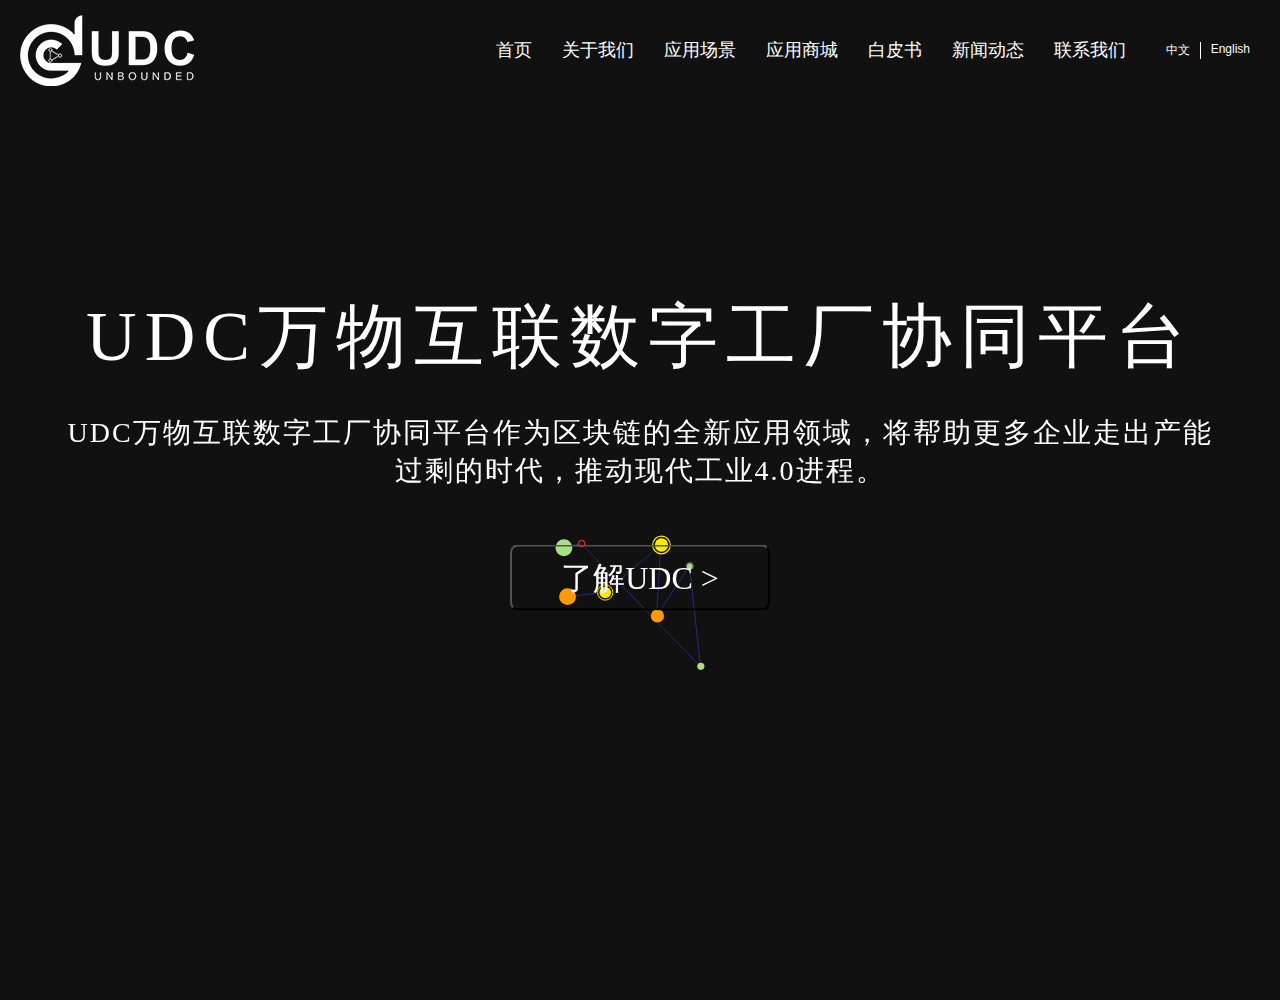
<file: xchl/index.html>
<!--
    技术支持：深圳市小草互联网科技有限公司，专注前端外包、美工外包。
    联系电话：13823771028
    淘宝店：https://shop269081662.taobao.com
    欢迎联系QQ/微信：364243821；并对我们的产品提出宝贵的意见和建议。
    为您服务，我们不胜荣幸！
    1.  根目录文件说明：
        css | js | images | xchl（存放html文件）| 页面（最终存放设计界面图片）；
    2.  所有icon图标一律引用阿里iconfont的线上图标。
        ps：客户如需转交iconfont项目所有权，请与项目交付3天内联系我司。

    editer：
    edittime：
    文件修改记录：
    1. 2018年xx月xx日xx:xx:xx  修复bug，轮播图切换异常
    2. ****
 -->
<!doctype html>
<html lang="en">
    <head>
        <meta charset="UTF-8">
        <!-- 设置文档宽度、是否缩放 -->
        <meta name="viewport" content="width=device-width, user-scalable=no, initial-scale=1.0, maximum-scale=1.0, minimum-scale=1.0">
        <!-- 优先使用IE最新版本和Chrome -->
        <meta http-equiv="X-UA-Compatible" content="IE=edge,chrome=1" />
        <title>首页</title>
        <!-- 关键字 -->
        <meta name="keywords" content="">
        <!-- 描述 -->
        <meta name="description" content="">

        <!--[if lte IE 8]>
        <p style="background:#000;text-align: center;color:#fff;font-size: 16px; line-height: 25px;">你的浏览器太老了，请到<a href="http://browsehappy.com" style="color:#ddd">这里</a>更新，以获取最佳的体验</p>
        <![endif]-->
        <!--[if lte IE 7]>
        <p style="background:#000;text-align: center;color:#fff;font-size: 16px; line-height: 25px;">你的浏览器太老了，请到<a href="http://browsehappy.com" style="color:#ddd">这里</a>更新，以获取最佳的体验</p>
        <![endif]-->
        <!--[if lte IE 6]>
        <p style="background:#000;text-align: center;color:#fff;font-size: 16px; line-height: 25px;">你的浏览器太老了，请到<a href="http://browsehappy.com" style="color:#ddd">这里</a>更新，以获取最佳的体验</p>
        <![endif]-->
        <!-- 360使用Google Chrome Frame -->
        <meta name="renderer" content="webkit">
        <!-- 百度禁止转码 -->
        <meta http-equiv="Cache-Control" content="no-siteapp">
        <!-- 定义网页搜索引擎索引方式 -->
        <meta name="robots" content="index,follow">
        <!-- ios设备 -->
        <!-- 添加到主屏后的标题 -->
        <meta name="apple-mobile-web-app-title" content="标题">
        <!-- 是否启用WebApp全屏模式 -->
        <meta content="yes" name="apple-mobile-web-app-capable">
        <meta content="yes" name="apple-touch-fullscreen">
        <!-- 设置状态栏的背景颜色 -->
        <meta name="apple-mobile-web-app-status-bar-style" content="black-translucent">
        <!-- Android theme-color用来控制选项卡颜色。 -->
        <meta name="theme-color" content="#747474">
        <meta name="mobile-web-app-capable" content="yes">
        <!-- 关闭chrome浏览器下翻译插件 -->
        <meta name="google" value="notranslate" />
        <!-- uc强制竖屏 -->
        <meta name="screen-orientation" content="portrait">
        <!-- QQ强制竖屏 -->
        <meta name="x5-orientation" content="portrait">
        <!-- UC强制全屏 -->
        <meta name="full-screen" content="yes">
        <!-- QQ强制全屏 -->
        <meta name="x5-fullscreen" content="true">
        <!-- UC应用模式 -->
        <meta name="browsermode" content="application">
        <!-- QQ应用模式 -->
        <meta name="x5-page-mode" content="app">

        <!-- 开始引用css -->
        <link rel="stylesheet" type="text/css" href="../css/xchl.css">
    </head>
    <body style="overflow: hidden">
        <!-- 开始 头部 -->
        <header class="index-header">
            <div class="header-wrap">
                <!--左边logo-->
                <a href="#"><img src="../images/logo-2.png" alt="logo" title=""/></a>
                <!--右边导航-->
                <nav class="index-nav">
                    <div class="nav">
                        <ul>
                            <li><a href="index.html"><div lang ="cn" data-lang-token="index-index">首页</div></a></li>
                            <li><a href="about-us.html"><div lang ="cn" data-lang-token="index-about">关于我们</div></a></li>
                            <li><a href="scene.html"><div lang ="cn" data-lang-token="index-appdetail">应用场景</div></a></li>
                            <li><a href="#"><div lang ="cn" data-lang-token="index-appstore">应用商城</div></a></li>
                            <!--插入pdf-->
                            <!--<div id="pdf"></div>-->
                            <!--插入pdf结束-->
                            <li><a href="writebook.html"><div lang ="cn" data-lang-token="index-whitebook">白皮书</div></a></li>
                            <li><a href="news.html"><div lang ="cn" data-lang-token="index-news">新闻动态</div></a></li>
                            <li><a href="contact.html"><div lang ="cn" data-lang-token="index-contact">联系我们</div></a></li>
                        </ul>
                    </div>
                    <!--切换语言-->
                    <div class="header-languages">
                        <ul>
                            <li>
                                <a href="#lang-cn" onclick="langUtil.switchLang('cn') ; return false;">中文</a>
                            </li>
                            <li>
                                <a href="#lang-en" onclick="langUtil.switchLang('en') ; return false;">English</a>
                            </li>
                        </ul>
                    </div>
                    <!-- 手机端导航按钮 -->
                    <button>
                        <span></span>
                        <span></span>
                        <span></span>
                    </button>
                </nav>
            </div>
        </header>
        <!-- 头部 结束 -->

        <!-- 开始 身体 -->
        <section>
            <div class="title">
                <h2><div lang ="cn" data-lang-token="index-h2">UDC万物互联数字工厂协同平台</div></h2>
                <h4>
                    <div lang ="cn" data-lang-token="index-h4">UDC万物互联数字工厂协同平台作为区块链的全新应用领域，将帮助更多企业走出产能过剩的时代，推动现代工业4.0进程。</div>
                </h4>
                <button onclick="location.href='contact.html'">
                    <div lang ="cn" data-lang-token="index-btn-title">了解UDC ></div>
                </button>
            </div>
        </section>
        <!-- 身体 结束 -->
        <!-- 开始引用js -->
        <!--引用语言包-->
        <script src="../scripts/jquery/jquery.min.js"></script>
        <script src="../scripts/jquery_lang/jquery_lang.js"></script>
        <script src="../lang/default_cn.js"></script>
        <script src="../scripts/jquery_lang/js.cookie.js"></script>
        <script src="../scripts/lang.js"></script>
        <!--语言包引用结束-->
        <!--&lt;!&ndash;引用pdf插件&ndash;&gt;-->
        <!--<script src="../scripts/pdfobject/pdfobject.min.js"></script>-->
        <!--<script>PDFObject.embed("../upload/udcwritebook.pdf", "#pdf");</script>-->
        <!--&lt;!&ndash;pdf结束&ndash;&gt;-->
        <!--语言包开始-->
        <script type="text/javascript">
            window.paceOptions = {
                document: true,
                eventLag: true,
                restartOnPushState: true,
                restartOnRequestAfter: true,
                ajax: {
                    trackMethods: [ 'POST','GET']
                }
            };
        </script>

        <!--语言包结束-->
        <script type="text/javascript">
            let max_particles    = 100;
            let particles        = [];
            let frequency        = 100;
            let init_num         = max_particles;
            let max_time         = frequency*max_particles;
            let time_to_recreate = false;
            // Enable repopolate
            setTimeout(function(){
                time_to_recreate = true;
            }.bind(this), max_time)

            // Popolate particles
            popolate(max_particles);

            var tela = document.createElement('canvas');
            tela.width = $(window).width();
            tela.height = $(window).height();
            $("body").append(tela);

            var canvas = tela.getContext('2d');

            class Particle{
                constructor(canvas, options){
                    let colors = ["#feea00","#a9df85","#5dc0ad", "#ff9a00","#fa3f20"]
                    let types  = ["full","fill","empty"]
                    this.random = Math.random()
                    this.canvas = canvas;
                    this.progress = 0;

                    this.x = ($(window).width()/2)  + (Math.random()*200 - Math.random()*200)
                    this.y = ($(window).height()/2) + (Math.random()*200 - Math.random()*200)
                    this.w = $(window).width()
                    this.h = $(window).height()
                    this.radius = 1 + (8*this.random)
                    this.type  = types[this.randomIntFromInterval(0,types.length-1)];
                    this.color = colors[this.randomIntFromInterval(0,colors.length-1)];
                    this.a = 0
                    this.s = (this.radius + (Math.random() * 1))/10;
                    //this.s = 12 //Math.random() * 1;
                }

                getCoordinates(){
                    return {
                        x: this.x,
                        y: this.y
                    }
                }

                randomIntFromInterval(min,max){
                    return Math.floor(Math.random()*(max-min+1)+min);
                }

                render(){
                    // Create arc
                    let lineWidth = 0.2 + (2.8*this.random);
                    let color = this.color;
                    switch(this.type){
                        case "full":
                            this.createArcFill(this.radius, color)
                            this.createArcEmpty(this.radius+lineWidth, lineWidth/2, color)
                            break;
                        case "fill":
                            this.createArcFill(this.radius, color)
                            break;
                        case "empty":
                            this.createArcEmpty(this.radius, lineWidth, color)
                            break;
                    }
                }

                createArcFill(radius, color){
                    this.canvas.beginPath();
                    this.canvas.arc(this.x, this.y, radius, 0, 2 * Math.PI);
                    this.canvas.fillStyle = color;
                    this.canvas.fill();
                    this.canvas.closePath();
                }

                createArcEmpty(radius, lineWidth, color){
                    this.canvas.beginPath();
                    this.canvas.arc(this.x, this.y, radius, 0, 2 * Math.PI);
                    this.canvas.lineWidth = lineWidth;
                    this.canvas.strokeStyle = color;
                    this.canvas.stroke();
                    this.canvas.closePath();
                }

                move(){

                    this.x += Math.cos(this.a) * this.s;
                    this.y += Math.sin(this.a) * this.s;
                    this.a += Math.random() * 0.4 - 0.2;

                    if(this.x < 0 || this.x > this.w - this.radius){
                        return false
                    }

                    if(this.y < 0 || this.y > this.h - this.radius){
                        return false
                    }
                    this.render()
                    return true
                }

                calculateDistance(v1, v2){
                    let x = Math.abs(v1.x - v2.x);
                    let y = Math.abs(v1.y - v2.y);
                    return Math.sqrt((x * x) + (y * y));
                }
            }

            /*
             * Function to clear layer canvas
             * @num:number number of particles
             */
            function popolate(num){
                for (var i = 0; i < num; i++) {
                    setTimeout(
                        function(x){
                            return function(){
                                // Add particle
                                particles.push(new Particle(canvas))
                            };
                        }(i)
                        ,frequency*i);
                }
                return particles.length
            }

            function clear(){
                // canvas.globalAlpha=0.04;
                canvas.fillStyle='#111111';
                canvas.fillRect(0, 0, tela.width, tela.height);
                // canvas.globalAlpha=1;
            }

            function connection(){
                let old_element = null
                $.each(particles, function(i, element){
                    if(i>0){
                        let box1 = old_element.getCoordinates()
                        let box2 = element.getCoordinates()
                        canvas.beginPath();
                        canvas.moveTo(box1.x,box1.y);
                        canvas.lineTo(box2.x,box2.y);
                        canvas.lineWidth = 0.45;
                        canvas.strokeStyle="#3f47ff";
                        canvas.stroke();
                        canvas.closePath();
                    }

                    old_element = element
                })
            }

            /*
             * Function to update particles in canvas
             */
            function update(){
                clear();
                connection()
                particles = particles.filter(function(p) { return p.move() })
                // Recreate particles
                if(time_to_recreate){
                    if(particles.length < init_num){ popolate(1);}
                }
                requestAnimationFrame(update.bind(this))
            }

            update()
        </script>
        <script>
            //手机端导航按钮点击下拉
            $(".index-header button").on("click",function(){
                $(".index-nav .nav").slideToggle(300);
            })
        </script>
    </body>
</html>
</file>
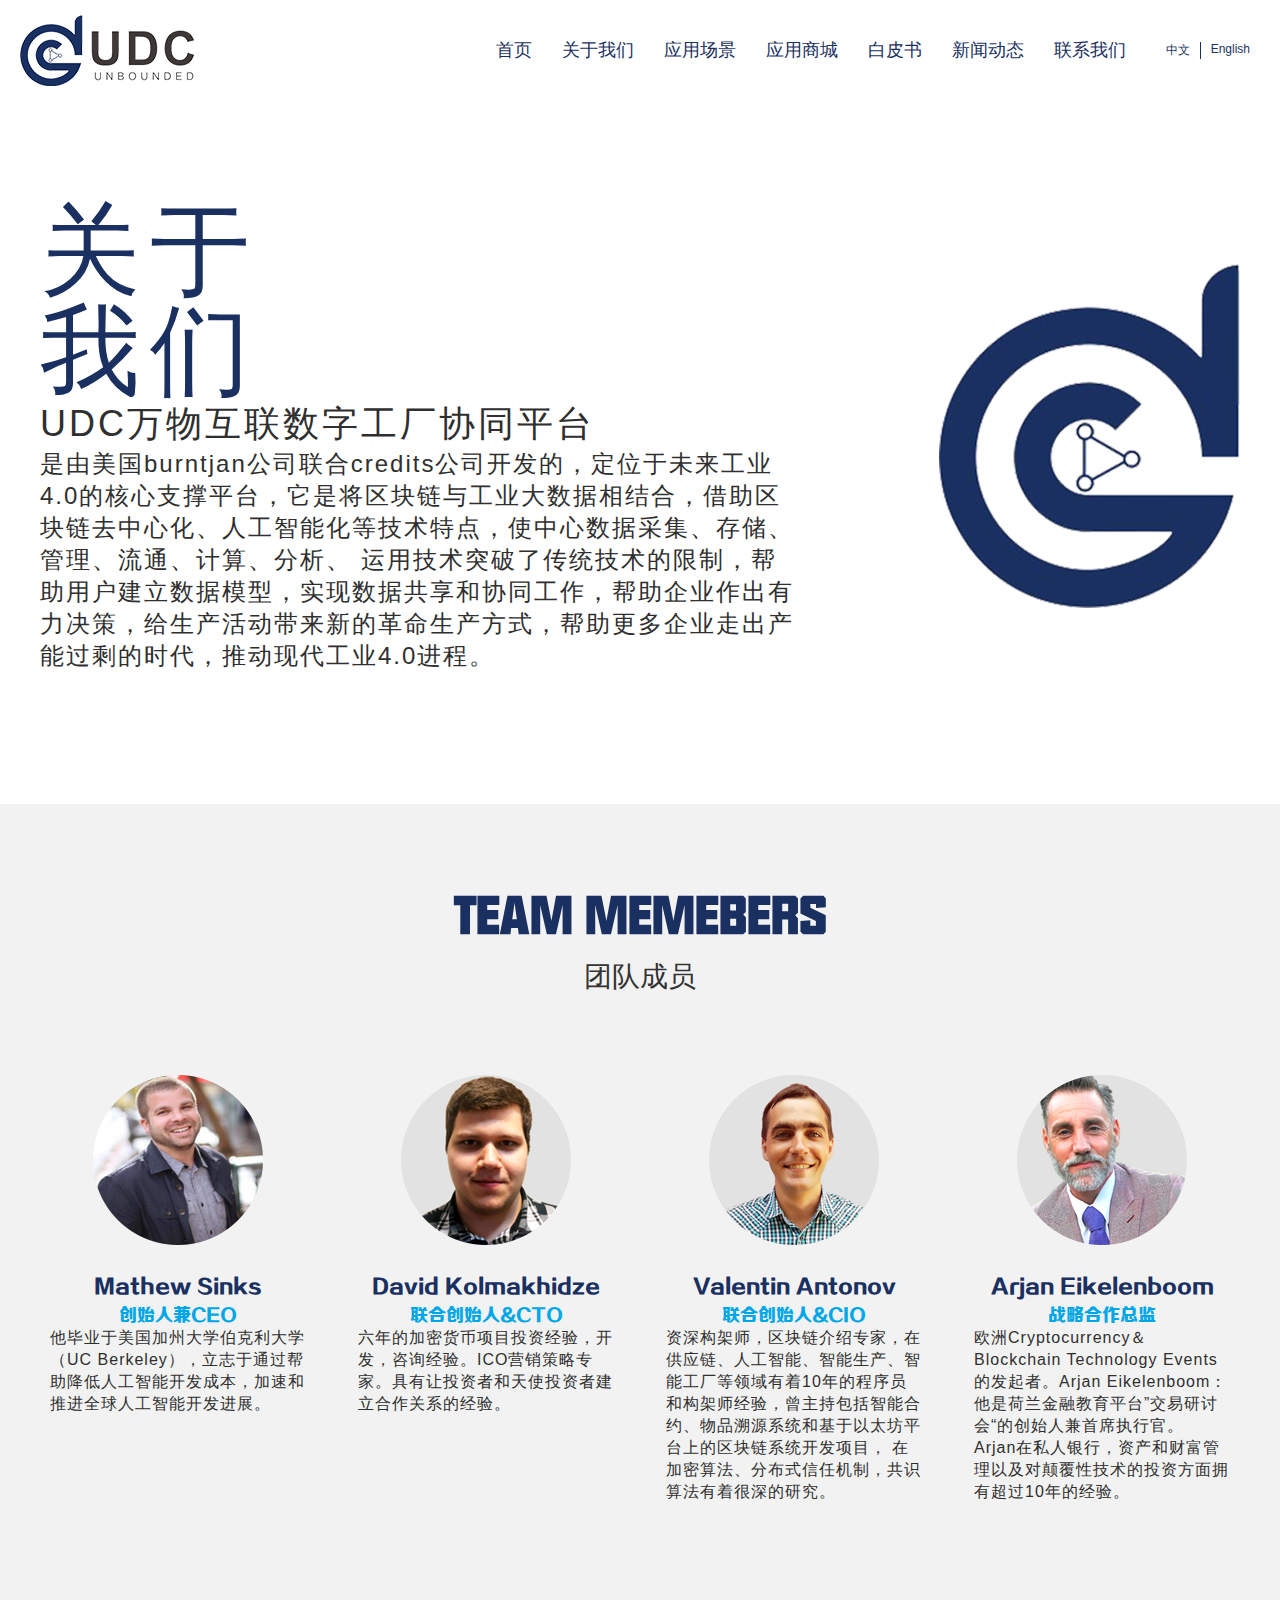
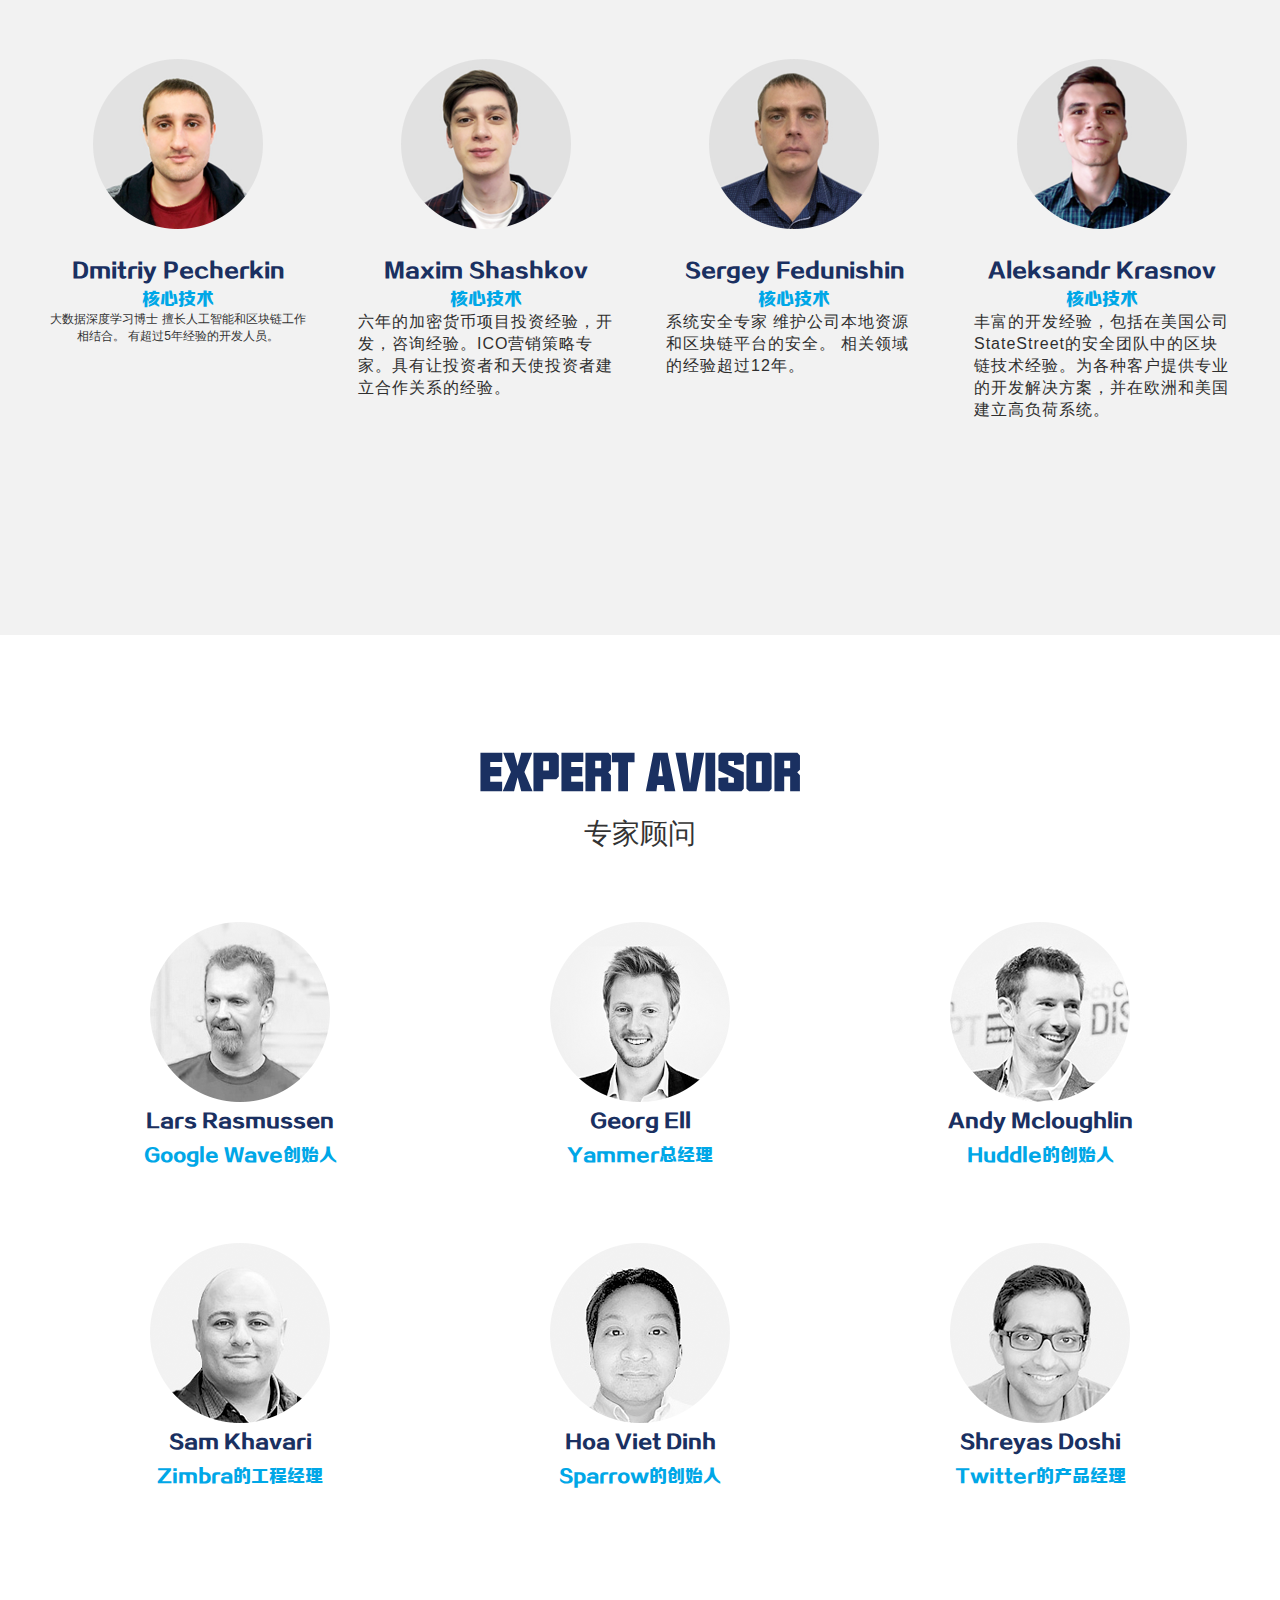
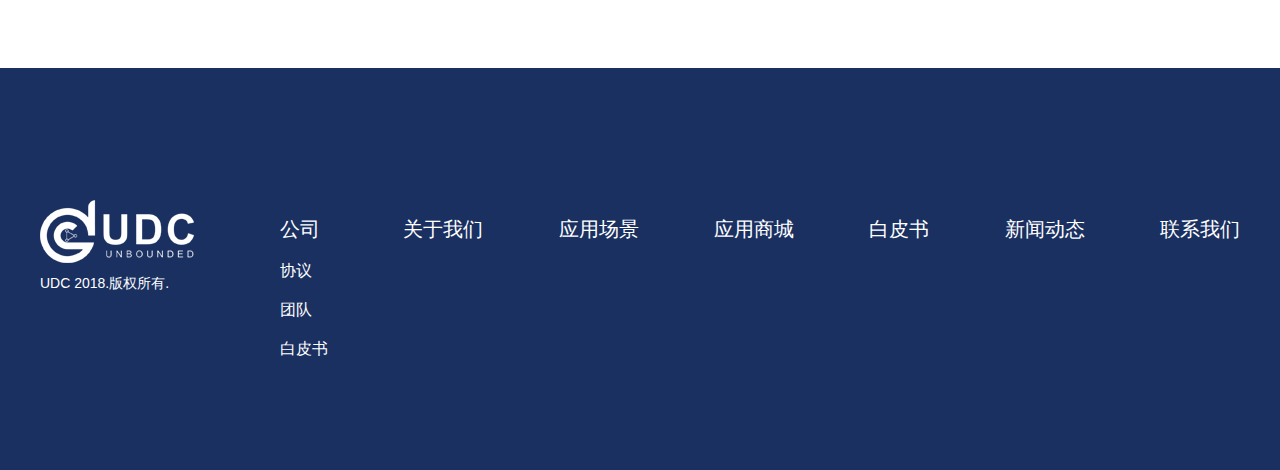
<file: xchl/about-us.html>
<!--
    技术支持：深圳市小草互联网科技有限公司，专注前端外包、美工外包。
    联系电话：13823771028
    淘宝店：https://shop269081662.taobao.com
    欢迎联系QQ/微信：364243821；并对我们的产品提出宝贵的意见和建议。
    为您服务，我们不胜荣幸！
    1.  根目录文件说明：
        css | js | images | xchl（存放html文件）| 页面（最终存放设计界面图片）；
    2.  所有icon图标一律引用阿里iconfont的线上图标。
        ps：客户如需转交iconfont项目所有权，请与项目交付3天内联系我司。

    editer：
    edittime：
    文件修改记录：
    1. 2018年xx月xx日xx:xx:xx  修复bug，轮播图切换异常
    2. ****
 -->

<!doctype html>
<html lang="en">
    <head>
        <meta charset="UTF-8">
        <!-- 设置文档宽度、是否缩放 -->
        <meta name="viewport"
              content="width=device-width, user-scalable=no, initial-scale=1.0, maximum-scale=1.0, minimum-scale=1.0">
        <!-- 优先使用IE最新版本和Chrome -->
        <meta http-equiv="X-UA-Compatible" content="IE=edge,chrome=1"/>
        <title>关于我们</title>
        <!-- 关键字 -->
        <meta name="keywords" content="">
        <!-- 描述 -->
        <meta name="description" content="">

        <!--[if lte IE 8]>
        <p style="background:#000;text-align: center;color:#fff;font-size: 16px; line-height: 25px;">你的浏览器太老了，请到<a
                href="http://browsehappy.com" style="color:#ddd">这里</a>更新，以获取最佳的体验</p>
        <![endif]-->
        <!--[if lte IE 7]>
        <p style="background:#000;text-align: center;color:#fff;font-size: 16px; line-height: 25px;">你的浏览器太老了，请到<a
                href="http://browsehappy.com" style="color:#ddd">这里</a>更新，以获取最佳的体验</p>
        <![endif]-->
        <!--[if lte IE 6]>
        <p style="background:#000;text-align: center;color:#fff;font-size: 16px; line-height: 25px;">你的浏览器太老了，请到<a
                href="http://browsehappy.com" style="color:#ddd">这里</a>更新，以获取最佳的体验</p>
        <![endif]-->
        <!-- 360使用Google Chrome Frame -->
        <meta name="renderer" content="webkit">
        <!-- 百度禁止转码 -->
        <meta http-equiv="Cache-Control" content="no-siteapp">
        <!-- 定义网页搜索引擎索引方式 -->
        <meta name="robots" content="index,follow">
        <!-- ios设备 -->
        <!-- 添加到主屏后的标题 -->
        <meta name="apple-mobile-web-app-title" content="标题">
        <!-- 是否启用WebApp全屏模式 -->
        <meta content="yes" name="apple-mobile-web-app-capable">
        <meta content="yes" name="apple-touch-fullscreen">
        <!-- 设置状态栏的背景颜色 -->
        <meta name="apple-mobile-web-app-status-bar-style" content="black-translucent">
        <!-- Android theme-color用来控制选项卡颜色。 -->
        <meta name="theme-color" content="#747474">
        <meta name="mobile-web-app-capable" content="yes">
        <!-- 关闭chrome浏览器下翻译插件 -->
        <meta name="google" value="notranslate"/>
        <!-- uc强制竖屏 -->
        <meta name="screen-orientation" content="portrait">
        <!-- QQ强制竖屏 -->
        <meta name="x5-orientation" content="portrait">
        <!-- UC强制全屏 -->
        <meta name="full-screen" content="yes">
        <!-- QQ强制全屏 -->
        <meta name="x5-fullscreen" content="true">
        <!-- UC应用模式 -->
        <meta name="browsermode" content="application">
        <!-- QQ应用模式 -->
        <meta name="x5-page-mode" content="app">

        <!-- 开始引用css -->
        <link rel="stylesheet" type="text/css" href="../css/public/header.css">
        <link rel="stylesheet" type="text/css" href="../css/public/footer.css">
        <link rel="stylesheet" type="text/css" href="../css/xchl.css">

        <!-- 开始引用js -->
        <script src="../scripts/jquery/jquery.min.js"></script>
    </head>
    <body>
        <div class="about-us-wrap">
            <!-- 开始 头部 -->
            <header id="about-us-header">
                <script>
                    $("#about-us-header").load("./public/header.html");
                </script>
            </header>
            <!-- 头部 结束 -->
            <!-- 开始 身体 -->
            <section>
                <!-- Banner -->
                <div class="banner">
                    <div class="auto">
                        <ul>
                            <li>
                                <div class="h1-wrap">
                                    <h1><div lang ="cn" data-lang-token="index-about">关于我们</div></h1>
                                </div>
                                <div class="h1text-wrap">
                                    <span><div lang ="cn" data-lang-token="index-h2">UDC万物互联数字工厂协同平台</div></span>
                                    <span>
                                    <div lang ="cn" data-lang-token="about-h2">是由美国burntjan公司联合credits公司开发的，定位于未来工业4.0的核心支撑平台，它是将区块链与工业大数据相结合，借助区块链去中心化、人工智能化等技术特点，使中心数据采集、存储、管理、流通、计算、分析、 运用技术突破了传统技术的限制，帮助用户建立数据模型，实现数据共享和协同工作，帮助企业作出有力决策，给生产活动带来新的革命生产方式，帮助更多企业走出产能过剩的时代，推动现代工业4.0进程。</div>
                                    </span>
                                </div>
                            </li>
                            <li>
                                <div class="imgwrap">
                                    <img src="../images/about-1.png" alt="关于我们" alt="">
                                </div>
                            </li>
                        </ul>
                    </div>
                </div>
                <!-- 团队成员 -->
                <div class="team">
                    <div class="auto">
                        <h2>TEAM MEMEBERS</h2>
                        <h4><div lang ="cn" data-lang-token="about-team">团队成员</div></h4>
                        <ul>
                            <li>
                                <img src="../images/team-1.png"/>
                                <h5>Mathew Sinks</h5>
                                <h6><div lang ="cn" data-lang-token="about-a1">创始人兼CEO</div></h6>
                                <span>
                                <div lang ="cn" data-lang-token="about-ceo">他毕业于美国加州大学伯克利大学（UC Berkeley），立志于通过帮助降低人工智能开发成本，加速和推进全球人工智能开发进展。</div>
                                </span>
                            </li>
                            <li>
                                <img src="../images/team-2.png"/>
                                <h5>David Kolmakhidze</h5>
                                <h6><div lang ="cn" data-lang-token="about-a2">联合创始人&CTO</div></h6>
                                <span>
                                <div lang ="cn" data-lang-token="about-cto">六年的加密货币项目投资经验，开
                                发，咨询经验。ICO营销策略专家。具有让投资者和天使投资者建立合作关系的经验。</div>
                                </span>
                            </li>
                            <li>
                                <img src="../images/team-3.png"/>
                                <h5>Valentin Antonov</h5>
                                <h6><div lang ="cn" data-lang-token="about-a3">联合创始人&CIO</div></h6>
                                <span>
                                <div lang ="cn" data-lang-token="about-cio">资深构架师，区块链介绍专家，在供应链、人工智能、智能生产、智能工厂等领域有着10年的程序员和构架师经验，曾主持包括智能合约、物品溯源系统和基于以太坊平台上的区块链系统开发项目，
                                在加密算法、分布式信任机制，共识算法有着很深的研究。</div>
                                </span>
                            </li>
                            <li>
                                <img src="../images/team-4.png"/>
                                <h5>Arjan Eikelenboom</h5>
                                <h6><div lang ="cn" data-lang-token="about-a4">战略合作总监</div></h6>
                                <span>
                                <div lang ="cn" data-lang-token="about-arjan">欧洲Cryptocurrency＆Blockchain Technology Events的发起者。Arjan Eikelenboom：他是荷兰金融教育平台”交易研讨会“的创始人兼首席执行官。
                                Arjan在私人银行，资产和财富管理以及对颠覆性技术的投资方面拥有超过10年的经验。</div>
                                </span>
                            </li>
                            <li>
                                <img src="../images/team-5.png"/>
                                <h5>Dmitriy Pecherkin</h5>
                                <h6><div lang ="cn" data-lang-token="about-a5">核心技术</div></h6>
                                <p>
                                <div lang ="cn" data-lang-token="about-dmitriy">大数据深度学习博士
                                擅长人工智能和区块链工作相结合。 有超过5年经验的开发人员。</div>
                                </span>
                            </li>
                            <li>
                                <img src="../images/team-6.png"/>
                                <h5>Maxim Shashkov</h5>
                                <h6><div lang ="cn" data-lang-token="about-a5">核心技术</div></h6>
                                <span>
                                <div lang ="cn" data-lang-token="about-maxim">六年的加密货币项目投资经验，开
                                发，咨询经验。ICO营销策略专家。具有让投资者和天使投资者建立合作关系的经验。</div>
                                </span>
                            </li>
                            <li>
                                <img src="../images/team-7.png"/>
                                <h5>Sergey Fedunishin</h5>
                                <h6><div lang ="cn" data-lang-token="about-a5">核心技术</div></h6>
                                <span>
                                <div lang ="cn" data-lang-token="about-sergey">系统安全专家
                                维护公司本地资源和区块链平台的安全。 相关领域的经验超过12年。</div>
                                </span>
                            </li>
                            <li>
                                <img src="../images/team-8.png"/>
                                <h5>Aleksandr Krasnov</h5>
                                <h6><div lang ="cn" data-lang-token="about-a5">核心技术</div></h6>
                                <span>
                                <div lang ="cn" data-lang-token="about-aleks">丰富的开发经验，包括在美国公司StateStreet的安全团队中的区块链技术经验。为各种客户提供专业的开发解决方案，并在欧洲和美国建立高负荷系统。</div>
                                </span>
                            </li>
                        </ul>
                    </div>
                </div>
                <!-- 专家顾问 -->
                <div class="expert">
                    <div class="auto">
                        <h2>EXPERT AVISOR</h2>
                        <h4><div lang ="cn" data-lang-token="about-team">专家顾问</div></h4>
                        <ul>
                            <li>
                                <img src="../images/expert-1.png"/>
                                <h5>Lars Rasmussen</h5>
                                <h6><div lang ="cn" data-lang-token="about-b1">Google Wave创始人</div></h6>
                            </li>
                            <li>
                                <img src="../images/expert-2.png"/>
                                <h5>Georg Ell</h5>
                                <h6><div lang ="cn" data-lang-token="about-b2">Yammer总经理</div></h6>
                            </li>
                            <li>
                                <img src="../images/expert-3.png"/>
                                <h5>Andy Mcloughlin</h5>
                                <h6><div lang ="cn" data-lang-token="about-b3">Huddle的创始人</div></h6>
                            </li>
                            <li>
                                <img src="../images/expert-4.png"/>
                                <h5>Sam Khavari</h5>
                                <h6><div lang ="cn" data-lang-token="about-b4">Zimbra的工程经理</div></h6>
                            </li>
                            <li>
                                <img src="../images/expert-5.png"/>
                                <h5>Hoa Viet Dinh</h5>
                                <h6><div lang ="cn" data-lang-token="about-b5">Sparrow的创始人</div></h6>
                            </li>
                            <li>
                                <img src="../images/expert-6.png"/>
                                <h5>Shreyas Doshi</h5>
                                <h6><div lang ="cn" data-lang-token="about-b6">Twitter的产品经理</div></h6>
                            </li>
                        </ul>
                    </div>
                </div>
            </section>
            <!-- 身体 结束 -->
            <!-- 开始 脚注  -->
            <footer id="about-us-footer">
                <script>
                    $("#about-us-footer").load("./public/footer.html");
                </script>
            </footer>
            <!-- 脚注 结束 -->
        </div>
    </body>
</html>
</file>
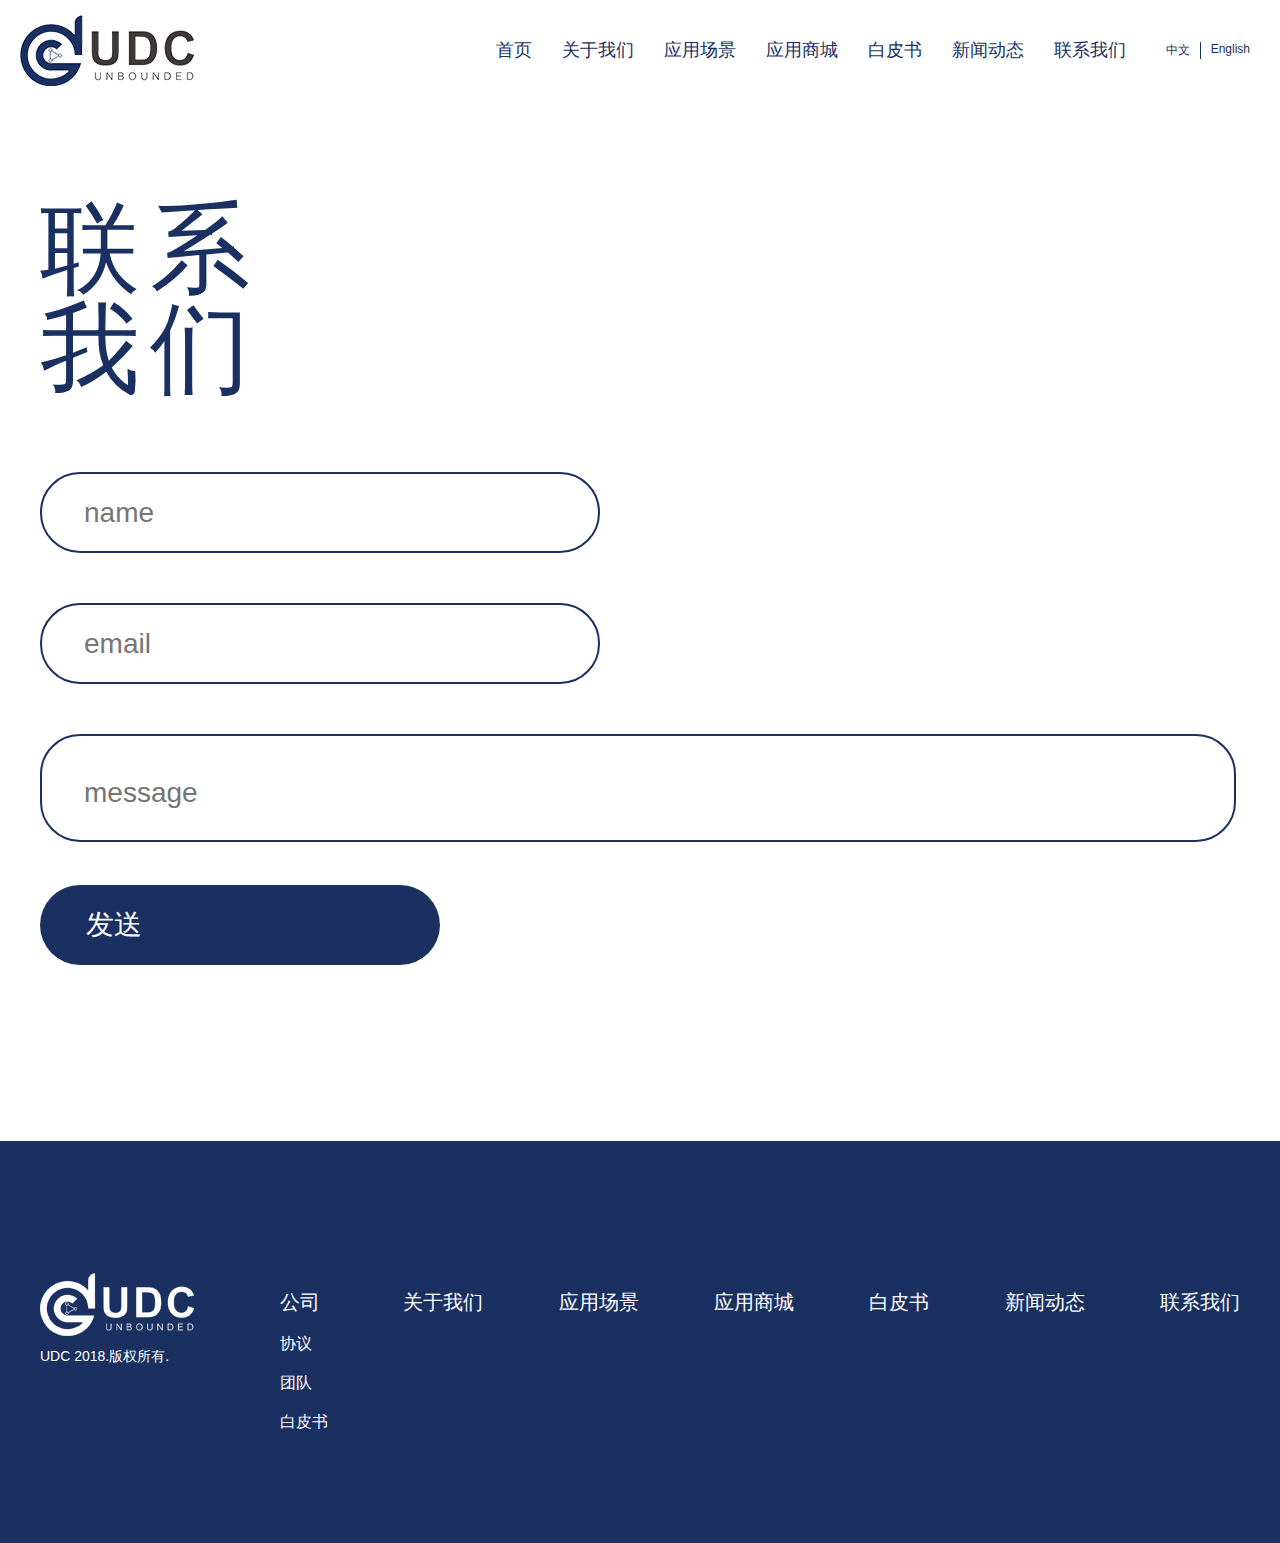
<file: xchl/contact.html>
<!--
    技术支持：深圳市小草互联网科技有限公司，专注前端外包、美工外包。
    联系电话：13823771028
    淘宝店：https://shop269081662.taobao.com
    欢迎联系QQ/微信：364243821；并对我们的产品提出宝贵的意见和建议。
    为您服务，我们不胜荣幸！
    1.  根目录文件说明：
        css | js | images | xchl（存放html文件）| 页面（最终存放设计界面图片）；
    2.  所有icon图标一律引用阿里iconfont的线上图标。
        ps：客户如需转交iconfont项目所有权，请与项目交付3天内联系我司。

    editer：
    edittime：
    文件修改记录：
    1. 2018年xx月xx日xx:xx:xx  修复bug，轮播图切换异常
    2. ****
 -->
<!doctype html>
<html lang="en">
    <head>
        <meta charset="UTF-8">
        <!-- 设置文档宽度、是否缩放 -->
        <meta name="viewport" content="width=device-width, user-scalable=no, initial-scale=1.0, maximum-scale=1.0, minimum-scale=1.0">
        <!-- 优先使用IE最新版本和Chrome -->
        <meta http-equiv="X-UA-Compatible" content="IE=edge,chrome=1" />
        <title>联系我们</title>
        <!-- 关键字 -->
        <meta name="keywords" content="">
        <!-- 描述 -->
        <meta name="description" content="">

        <!--[if lte IE 8]>
        <p style="background:#000;text-align: center;color:#fff;font-size: 16px; line-height: 25px;">你的浏览器太老了，请到<a href="http://browsehappy.com" style="color:#ddd">这里</a>更新，以获取最佳的体验</p>
        <![endif]-->
        <!--[if lte IE 7]>
        <p style="background:#000;text-align: center;color:#fff;font-size: 16px; line-height: 25px;">你的浏览器太老了，请到<a href="http://browsehappy.com" style="color:#ddd">这里</a>更新，以获取最佳的体验</p>
        <![endif]-->
        <!--[if lte IE 6]>
        <p style="background:#000;text-align: center;color:#fff;font-size: 16px; line-height: 25px;">你的浏览器太老了，请到<a href="http://browsehappy.com" style="color:#ddd">这里</a>更新，以获取最佳的体验</p>
        <![endif]-->
        <!-- 360使用Google Chrome Frame -->
        <meta name="renderer" content="webkit">
        <!-- 百度禁止转码 -->
        <meta http-equiv="Cache-Control" content="no-siteapp">
        <!-- 定义网页搜索引擎索引方式 -->
        <meta name="robots" content="index,follow">
        <!-- ios设备 -->
        <!-- 添加到主屏后的标题 -->
        <meta name="apple-mobile-web-app-title" content="标题">
        <!-- 是否启用WebApp全屏模式 -->
        <meta content="yes" name="apple-mobile-web-app-capable">
        <meta content="yes" name="apple-touch-fullscreen">
        <!-- 设置状态栏的背景颜色 -->
        <meta name="apple-mobile-web-app-status-bar-style" content="black-translucent">
        <!-- Android theme-color用来控制选项卡颜色。 -->
        <meta name="theme-color" content="#747474">
        <meta name="mobile-web-app-capable" content="yes">
        <!-- 关闭chrome浏览器下翻译插件 -->
        <meta name="google" value="notranslate" />
        <!-- uc强制竖屏 -->
        <meta name="screen-orientation" content="portrait">
        <!-- QQ强制竖屏 -->
        <meta name="x5-orientation" content="portrait">
        <!-- UC强制全屏 -->
        <meta name="full-screen" content="yes">
        <!-- QQ强制全屏 -->
        <meta name="x5-fullscreen" content="true">
        <!-- UC应用模式 -->
        <meta name="browsermode" content="application">
        <!-- QQ应用模式 -->
        <meta name="x5-page-mode" content="app">

        <!-- 开始引用css -->
        <link rel="stylesheet" type="text/css" href="../css/public/header.css" >
        <link rel="stylesheet" type="text/css" href="../css/public/footer.css" >
        <link rel="stylesheet" type="text/css" href="../css/xchl.css" >

        <!-- 开始引用js -->
        <script src="../scripts/jquery/jquery.min.js"></script>
    </head>
    <body>
        <!-- 开始 头部 -->
        <div class="contact-wrap">
            <header id="contact-header">
                <script>
                    $("#contact-header").load("public/header.html");
                </script>
            </header>
            <!-- 头部 结束 -->
            <!-- 开始 身体 -->
            <section>
                <!-- Banner -->
                <div class="banner">
                    <div class="auto">
                        <ul>
                            <li>
                                <div class="h1-wrap">
                                    <h1><div lang ="cn" data-lang-token="index-contact">联系我们</div></h1>
                                </div>
                            </li>
                        </ul>
                    </div>
                </div>
                <!-- 表单内容 -->
                <div class="form">
                    <div class="auto">
                        <form action="post">
                            <input type="text" placeholder="name">
                            <input type="text" placeholder="email">
                            <textarea name="留言" id="messages" placeholder="message"></textarea>
                            <button><div lang ="cn" data-lang-token="contact-sent">发送</div></button>
                        </form>
                    </div>
                </div>
            </section>
            <!-- 身体 结束 -->
            <!-- 开始 脚注  -->
            <footer id="contact-footer">
                <script>
                    $("#contact-footer").load("public/footer.html");
                </script>
            </footer>
            <!-- 脚注 结束 -->
        </div>
    </body>
</html>
</file>
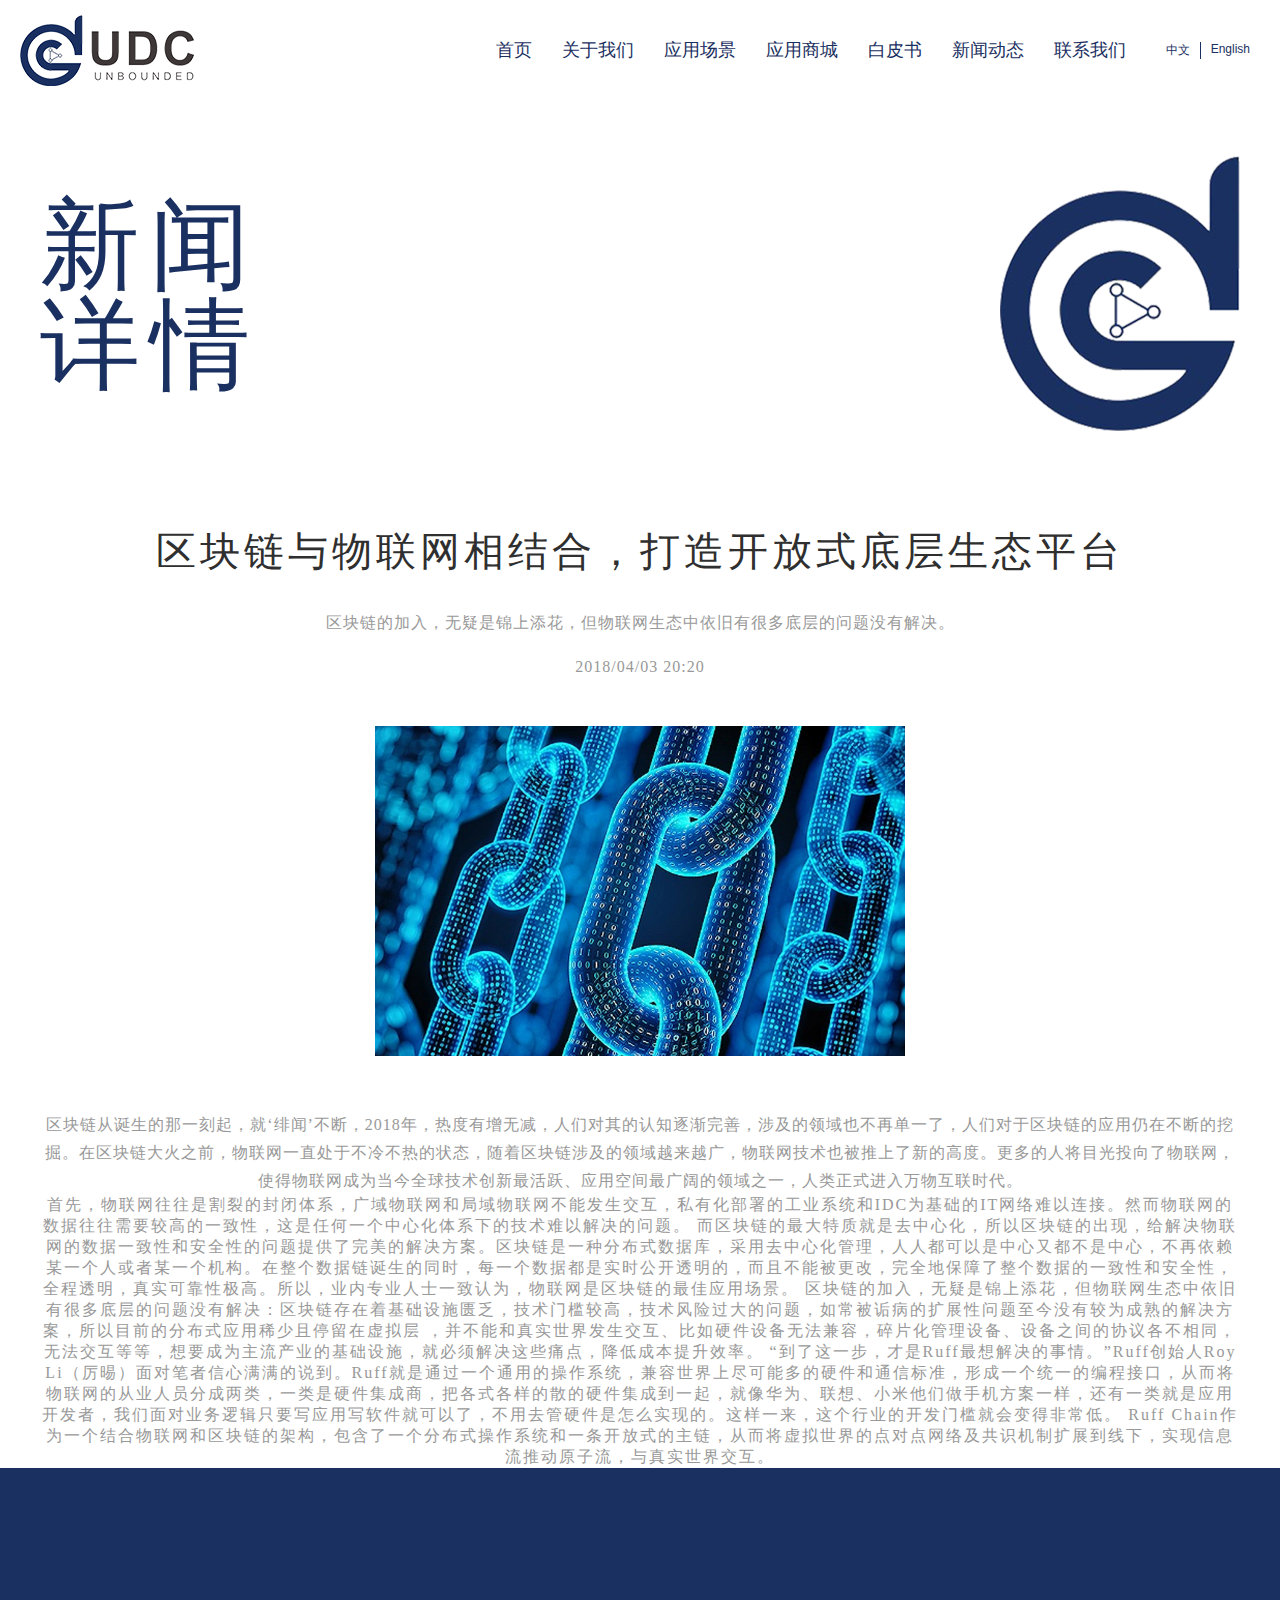
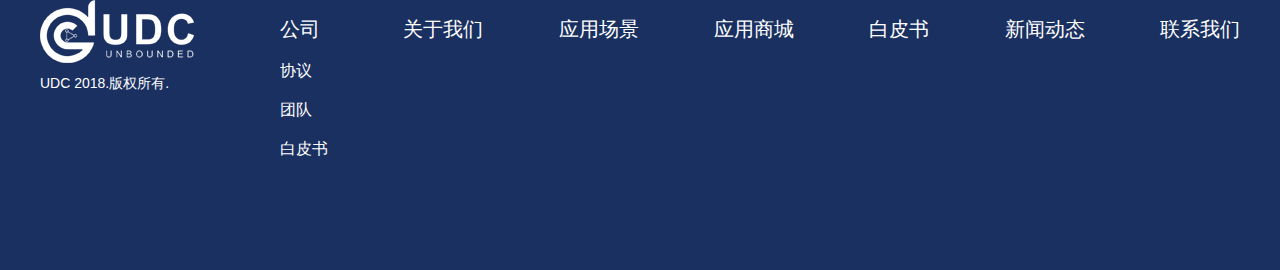
<file: xchl/news-detail.html>
<!--
    技术支持：深圳市小草互联网科技有限公司，专注前端外包、美工外包。
    联系电话：13823771028
    淘宝店：https://shop269081662.taobao.com
    欢迎联系QQ/微信：364243821；并对我们的产品提出宝贵的意见和建议。
    为您服务，我们不胜荣幸！
    1.  根目录文件说明：
        css | js | images | xchl（存放html文件）| 页面（最终存放设计界面图片）；
    2.  所有icon图标一律引用阿里iconfont的线上图标。
        ps：客户如需转交iconfont项目所有权，请与项目交付3天内联系我司。

    editer：
    edittime：
    文件修改记录：
    1. 2018年xx月xx日xx:xx:xx  修复bug，轮播图切换异常
    2. ****
 -->
<!doctype html>
<html lang="en" xmlns="http://www.w3.org/1999/html">
    <head>
        <meta charset="UTF-8">
        <!-- 设置文档宽度、是否缩放 -->
        <meta name="viewport" content="width=device-width, user-scalable=no, initial-scale=1.0, maximum-scale=1.0, minimum-scale=1.0">
        <!-- 优先使用IE最新版本和Chrome -->
        <meta http-equiv="X-UA-Compatible" content="IE=edge,chrome=1" />
        <title>新闻详情</title>
        <!-- 关键字 -->
        <meta name="keywords" content="">
        <!-- 描述 -->
        <meta name="description" content="">

        <!--[if lte IE 8]>
        <p style="background:#000;text-align: center;color:#fff;font-size: 16px; line-height: 25px;">你的浏览器太老了，请到<a href="http://browsehappy.com" style="color:#ddd">这里</a>更新，以获取最佳的体验</p>
        <![endif]-->
        <!--[if lte IE 7]>
        <p style="background:#000;text-align: center;color:#fff;font-size: 16px; line-height: 25px;">你的浏览器太老了，请到<a href="http://browsehappy.com" style="color:#ddd">这里</a>更新，以获取最佳的体验</p>
        <![endif]-->
        <!--[if lte IE 6]>
        <p style="background:#000;text-align: center;color:#fff;font-size: 16px; line-height: 25px;">你的浏览器太老了，请到<a href="http://browsehappy.com" style="color:#ddd">这里</a>更新，以获取最佳的体验</p>
        <![endif]-->
        <!-- 360使用Google Chrome Frame -->
        <meta name="renderer" content="webkit">
        <!-- 百度禁止转码 -->
        <meta http-equiv="Cache-Control" content="no-siteapp">
        <!-- 定义网页搜索引擎索引方式 -->
        <meta name="robots" content="index,follow">
        <!-- ios设备 -->
        <!-- 添加到主屏后的标题 -->
        <meta name="apple-mobile-web-app-title" content="标题">
        <!-- 是否启用WebApp全屏模式 -->
        <meta content="yes" name="apple-mobile-web-app-capable">
        <meta content="yes" name="apple-touch-fullscreen">
        <!-- 设置状态栏的背景颜色 -->
        <meta name="apple-mobile-web-app-status-bar-style" content="black-translucent">
        <!-- Android theme-color用来控制选项卡颜色。 -->
        <meta name="theme-color" content="#747474">
        <meta name="mobile-web-app-capable" content="yes">
        <!-- 关闭chrome浏览器下翻译插件 -->
        <meta name="google" value="notranslate" />
        <!-- uc强制竖屏 -->
        <meta name="screen-orientation" content="portrait">
        <!-- QQ强制竖屏 -->
        <meta name="x5-orientation" content="portrait">
        <!-- UC强制全屏 -->
        <meta name="full-screen" content="yes">
        <!-- QQ强制全屏 -->
        <meta name="x5-fullscreen" content="true">
        <!-- UC应用模式 -->
        <meta name="browsermode" content="application">
        <!-- QQ应用模式 -->
        <meta name="x5-page-mode" content="app">

        <!-- 开始引用css -->
        <link rel="stylesheet" href="../css/public/header.css">
        <link rel="stylesheet" href="../css/public/footer.css">
        <link rel="stylesheet" href="../css/xchl.css">

        <!-- 开始引用js -->
        <script src="../scripts/jquery/jquery.min.js"></script>
    </head>
    <body>
        <div class="news-detail-wrap">
            <!-- 开始 头部 -->
            <header id="news-detail-header">
                <script>
                    $("#news-detail-header").load("public/header.html");
                </script>
            </header>
            <!-- 头部 结束 -->
            <!-- 开始 身体 -->
            <section>
                <!-- Banner -->
                <div class="banner">
                    <div class="auto">
                        <ul>
                            <li>
                                <div class="h1-wrap">
                                    <h1><div lang ="cn" data-lang-token="newsdetail">新闻详情</div></h1>
                                </div>
                            </li>
                            <li>
                                <div class="imgwrap">
                                    <img src="../images/news-1.png" alt="新闻详情" alt="">
                                </div>
                            </li>
                        </ul>
                    </div>
                </div>

                <!-- 新闻内容 -->
                <div class="news-text">
                    <div class="auto">
                        <div class="tab">
                            <h3><div lang ="cn" data-lang-token="newsdetail-title1">区块链与物联网相结合，打造开放式底层生态平台</div></h3>
                            <h4><div lang ="cn" data-lang-token="newsdetail-title2">区块链的加入，无疑是锦上添花，但物联网生态中依旧有很多底层的问题没有解决。</div></h4>
                            <p>2018/04/03 20:20</p>
                            <div class="imgwrap">
                                <img src="../images/news-detail-1.png" alt="新闻图片" title="">
                            </div>
                            <div class="tx1"><span><div lang ="cn" data-lang-token="newsdetail-txt1">区块链从诞生的那一刻起，就‘绯闻’不断，2018年，热度有增无减，人们对其的认知逐渐完善，涉及的领域也不再单一了，人们对于区块链的应用仍在不断的挖掘。在区块链大火之前，物联网一直处于不冷不热的状态，随着区块链涉及的领域越来越广，物联网技术也被推上了新的高度。更多的人将目光投向了物联网，使得物联网成为当今全球技术创新最活跃、应用空间最广阔的领域之一，人类正式进入万物互联时代。</div></span>
                            </div>
                            <!--<h5>区块链最佳应用场景，非物联网莫属</h5>-->
                            <div class="tx2">
                                <span><div lang ="cn" data-lang-token="newsdetail-txt2">首先，物联网往往是割裂的封闭体系，广域物联网和局域物联网不能发生交互，私有化部署的工业系统和IDC为基础的IT网络难以连接。然而物联网的数据往往需要较高的一致性，这是任何一个中心化体系下的技术难以解决的问题。
                                而区块链的最大特质就是去中心化，所以区块链的出现，给解决物联网的数据一致性和安全性的问题提供了完美的解决方案。区块链是一种分布式数据库，采用去中心化管理，人人都可以是中心又都不是中心，不再依赖某一个人或者某一个机构。在整个数据链诞生的同时，每一个数据都是实时公开透明的，而且不能被更改，完全地保障了整个数据的一致性和安全性，全程透明，真实可靠性极高。所以，业内专业人士一致认为，物联网是区块链的最佳应用场景。
                                区块链的加入，无疑是锦上添花，但物联网生态中依旧有很多底层的问题没有解决：区块链存在着基础设施匮乏，技术门槛较高，技术风险过大的问题，如常被诟病的扩展性问题至今没有较为成熟的解决方案，所以目前的分布式应用稀少且停留在虚拟层 ，并不能和真实世界发生交互、比如硬件设备无法兼容，碎片化管理设备、设备之间的协议各不相同，无法交互等等，想要成为主流产业的基础设施，就必须解决这些痛点，降低成本提升效率。
                                “到了这一步，才是Ruff最想解决的事情。”Ruff创始人Roy Li（厉晹）面对笔者信心满满的说到。Ruff就是通过一个通用的操作系统，兼容世界上尽可能多的硬件和通信标准，形成一个统一的编程接口，从而将物联网的从业人员分成两类，一类是硬件集成商，把各式各样的散的硬件集成到一起，就像华为、联想、小米他们做手机方案一样，还有一类就是应用开发者，我们面对业务逻辑只要写应用写软件就可以了，不用去管硬件是怎么实现的。这样一来，这个行业的开发门槛就会变得非常低。
                                Ruff Chain作为一个结合物联网和区块链的架构，包含了一个分布式操作系统和一条开放式的主链，从而将虚拟世界的点对点网络及共识机制扩展到线下，实现信息流推动原子流，与真实世界交互。</div></span>
                            </div>
                        </div>
                    </div>
                </div>
            </section>
            <!-- 身体 结束 -->
            <!-- 开始 脚注  -->
            <footer id="news-detail-footer">
                <script>
                    $("#news-detail-footer").load("public/footer.html");
                </script>
            </footer>
            <!-- 脚注 结束 -->
        </div>
    </body>
</html>
</file>
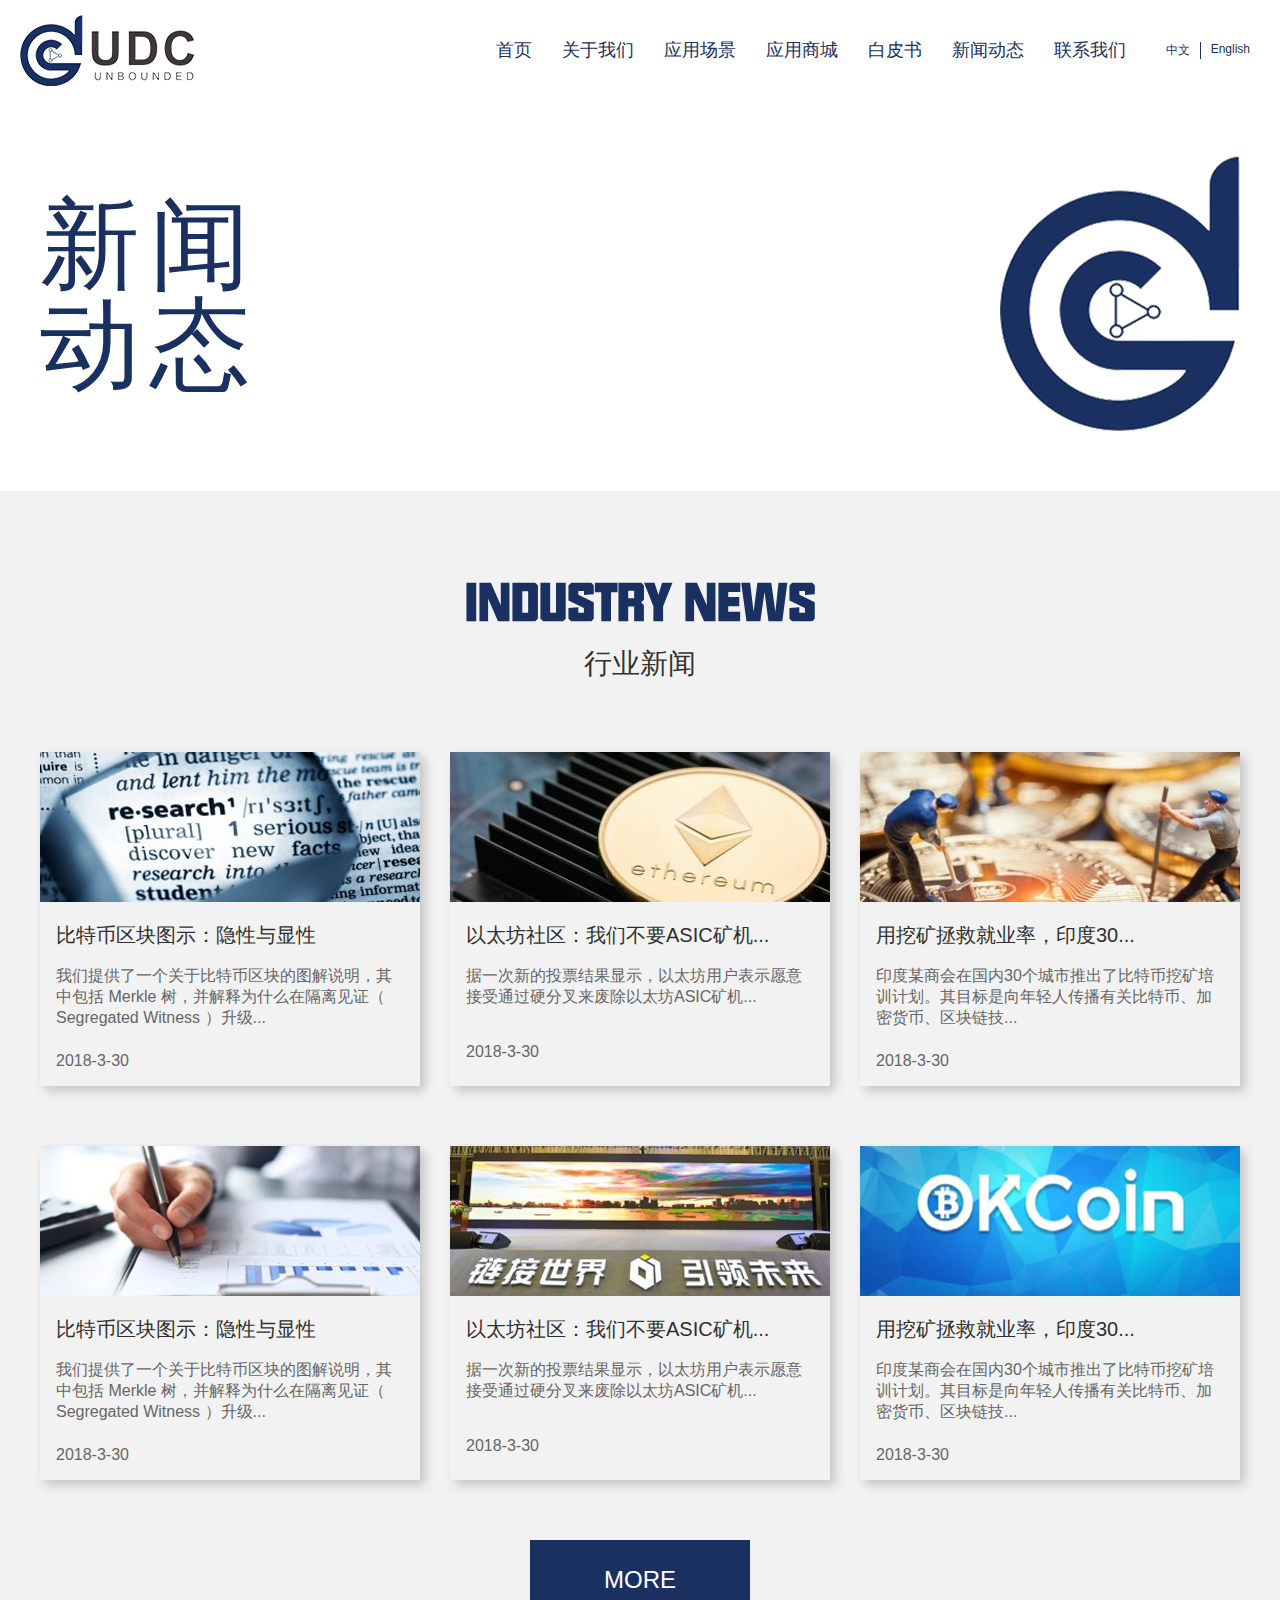
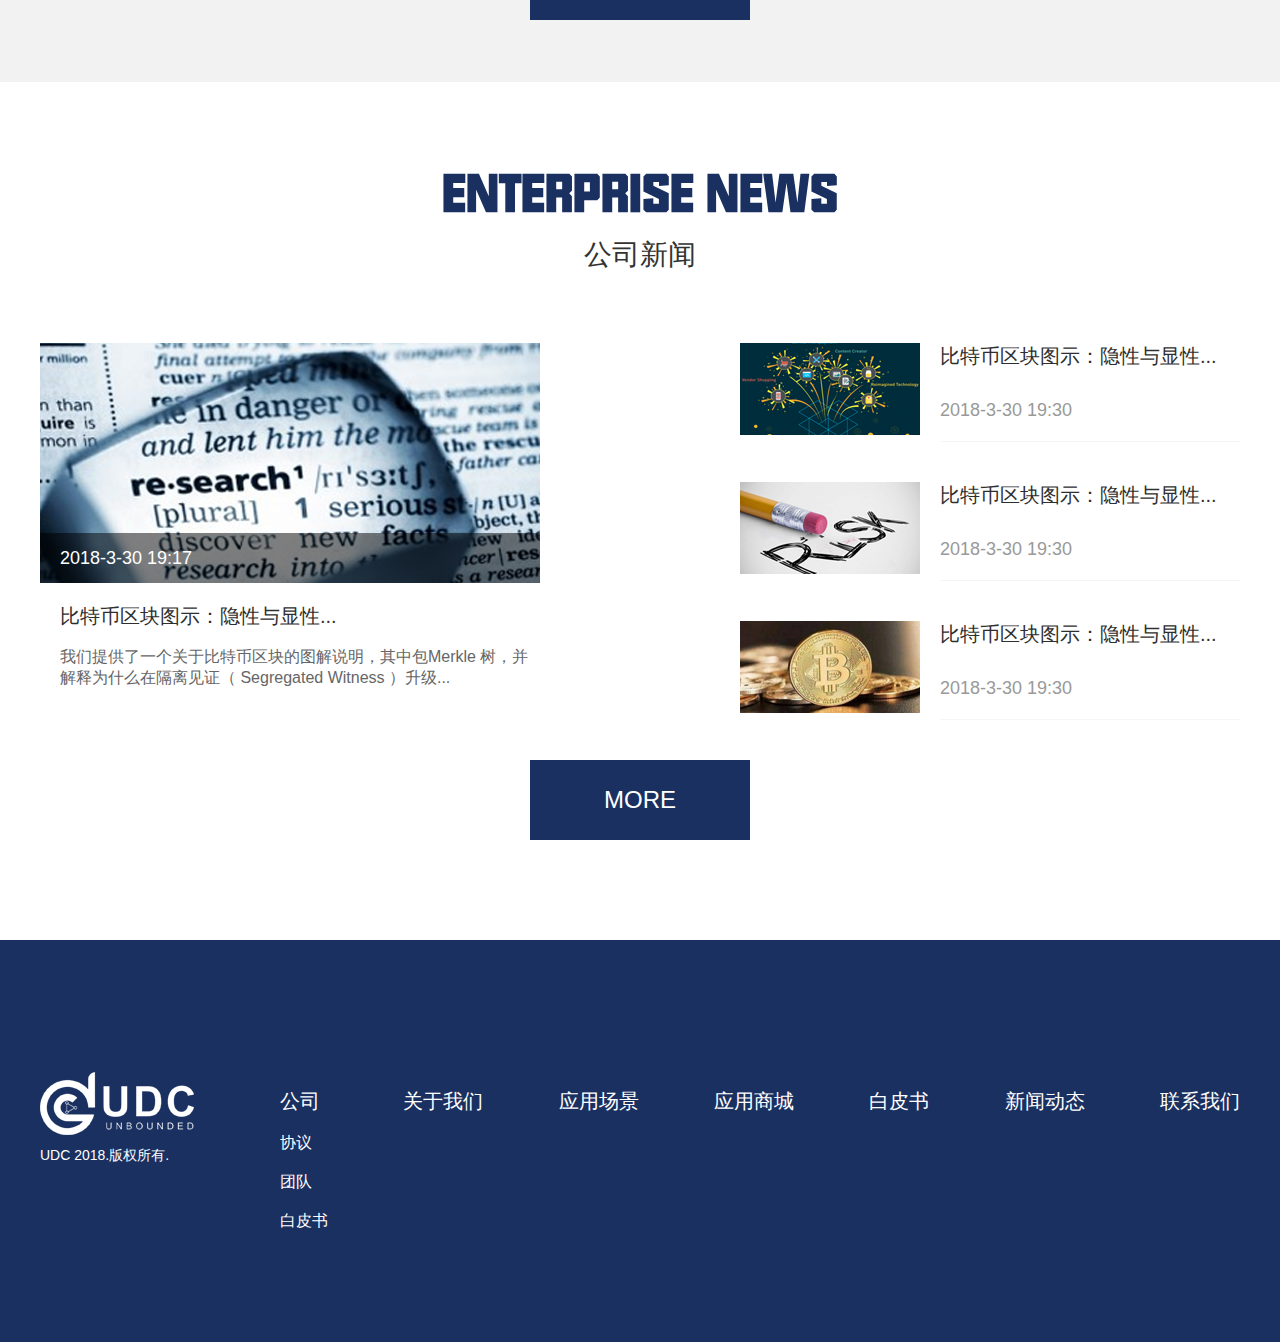
<file: xchl/news.html>
<!--
    技术支持：深圳市小草互联网科技有限公司，专注前端外包、美工外包。
    联系电话：13823771028
    淘宝店：https://shop269081662.taobao.com
    欢迎联系QQ/微信：364243821；并对我们的产品提出宝贵的意见和建议。
    为您服务，我们不胜荣幸！
    1.  根目录文件说明：
        css | js | images | xchl（存放html文件）| 页面（最终存放设计界面图片）；
    2.  所有icon图标一律引用阿里iconfont的线上图标。
        ps：客户如需转交iconfont项目所有权，请与项目交付3天内联系我司。

    editer：
    edittime：
    文件修改记录：
    1. 2018年xx月xx日xx:xx:xx  修复bug，轮播图切换异常
    2. ****
 -->
<!doctype html>
<html lang="en">
    <head>
        <meta charset="UTF-8">
        <!-- 设置文档宽度、是否缩放 -->
        <meta name="viewport" content="width=device-width, user-scalable=no, initial-scale=1.0, maximum-scale=1.0, minimum-scale=1.0">
        <!-- 优先使用IE最新版本和Chrome -->
        <meta http-equiv="X-UA-Compatible" content="IE=edge,chrome=1" />
        <title>新闻动态</title>
        <!-- 关键字 -->
        <meta name="keywords" content="">
        <!-- 描述 -->
        <meta name="description" content="">

        <!--[if lte IE 8]>
        <p style="background:#000;text-align: center;color:#fff;font-size: 16px; line-height: 25px;">你的浏览器太老了，请到<a href="http://browsehappy.com" style="color:#ddd">这里</a>更新，以获取最佳的体验</p>
        <![endif]-->
        <!--[if lte IE 7]>
        <p style="background:#000;text-align: center;color:#fff;font-size: 16px; line-height: 25px;">你的浏览器太老了，请到<a href="http://browsehappy.com" style="color:#ddd">这里</a>更新，以获取最佳的体验</p>
        <![endif]-->
        <!--[if lte IE 6]>
        <p style="background:#000;text-align: center;color:#fff;font-size: 16px; line-height: 25px;">你的浏览器太老了，请到<a href="http://browsehappy.com" style="color:#ddd">这里</a>更新，以获取最佳的体验</p>
        <![endif]-->
        <!-- 360使用Google Chrome Frame -->
        <meta name="renderer" content="webkit">
        <!-- 百度禁止转码 -->
        <meta http-equiv="Cache-Control" content="no-siteapp">
        <!-- 定义网页搜索引擎索引方式 -->
        <meta name="robots" content="index,follow">
        <!-- ios设备 -->
        <!-- 添加到主屏后的标题 -->
        <meta name="apple-mobile-web-app-title" content="标题">
        <!-- 是否启用WebApp全屏模式 -->
        <meta content="yes" name="apple-mobile-web-app-capable">
        <meta content="yes" name="apple-touch-fullscreen">
        <!-- 设置状态栏的背景颜色 -->
        <meta name="apple-mobile-web-app-status-bar-style" content="black-translucent">
        <!-- Android theme-color用来控制选项卡颜色。 -->
        <meta name="theme-color" content="#747474">
        <meta name="mobile-web-app-capable" content="yes">
        <!-- 关闭chrome浏览器下翻译插件 -->
        <meta name="google" value="notranslate" />
        <!-- uc强制竖屏 -->
        <meta name="screen-orientation" content="portrait">
        <!-- QQ强制竖屏 -->
        <meta name="x5-orientation" content="portrait">
        <!-- UC强制全屏 -->
        <meta name="full-screen" content="yes">
        <!-- QQ强制全屏 -->
        <meta name="x5-fullscreen" content="true">
        <!-- UC应用模式 -->
        <meta name="browsermode" content="application">
        <!-- QQ应用模式 -->
        <meta name="x5-page-mode" content="app">

        <!-- 开始引用css -->
        <link rel="stylesheet" href="../css/public/header.css">
        <link rel="stylesheet" href="../css/public/footer.css">
        <link rel="stylesheet" href="../css/xchl.css">

        <!-- 开始引用js -->
        <script src="../scripts/jquery/jquery.min.js"></script>
    </head>
    <body>
        <div class="news-wrap">
            <!-- 开始 头部 -->
            <header id="news-header">
                <script>
                    $("#news-header").load("public/header.html");
                </script>
            </header>
            <!-- 头部 结束 -->
            <!-- 开始 身体 -->
            <section>
                <!-- Banner -->
                <div class="banner">
                    <div class="auto">
                        <ul>
                            <li>
                                <div class="h1-wrap">
                                    <h1><div lang ="cn" data-lang-token="news">新闻动态</div></h1>
                                </div>
                            </li>
                            <li>
                                <div class="imgwrap">
                                    <img src="../images/news-1.png" alt="新闻动态" alt="">
                                </div>
                            </li>
                        </ul>
                    </div>
                </div>
                <!-- 行业新闻 -->
                <div class="trade-news">
                    <div class="auto">
                        <h2>
                            INDUSTRY NEWS
                        </h2>
                        <h4>
                            <div lang ="cn" data-lang-token="about-team">行业新闻</div>
                        </h4>
                        <div class="tab">
                            <ul>
                                <li>
                                    <a href="news-detail.html">
                                        <div>
                                            <img src="../images/news-2.png" alt="" title="">
                                        </div>
                                        <h5>
                                            <div lang ="cn" data-lang-token="news-tab1">
                                                比特币区块图示：隐性与显性
                                            </div>
                                        </h5>
                                        <h6>
                                            <div lang ="cn" data-lang-token="news-p1">
                                                我们提供了一个关于比特币区块的图解说明，其中包括 Merkle 树，并解释为什么在隔离见证（ Segregated Witness ）升级...
                                            </div>
                                        </h6>
                                        <h6>
                                            2018-3-30
                                        </h6>
                                    </a>
                                </li>
                                <li>
                                    <a href="news-detail.html">
                                        <div>
                                            <img src="../images/news-3.png" alt="" title="">
                                        </div>
                                        <h5>
                                            <div lang ="cn" data-lang-token="news-tab2">
                                                以太坊社区：我们不要ASIC矿机...
                                            </div>
                                        </h5>
                                        <h6>
                                            <div lang ="cn" data-lang-token="news-p2">
                                                据一次新的投票结果显示，以太坊用户表示愿意接受通过硬分叉来废除以太坊ASIC矿机...
                                            </div>
                                        </h6>
                                        <h6>
                                            2018-3-30
                                        </h6>
                                    </a>
                                </li>
                                <li>
                                    <a href="news-detail.html">
                                        <div>
                                            <img src="../images/news-4.png" alt="" title="">
                                        </div>
                                        <h5>
                                            <div lang ="cn" data-lang-token="news-tab3">
                                                用挖矿拯救就业率，印度30...
                                            </div>
                                        </h5>
                                        <h6>
                                            <div lang ="cn" data-lang-token="news-p3">
                                                印度某商会在国内30个城市推出了比特币挖矿培训计划。其目标是向年轻人传播有关比特币、加密货币、区块链技...
                                            </div>
                                        </h6>
                                        <h6>
                                            2018-3-30
                                        </h6>
                                    </a>
                                </li>
                                <li>
                                    <a href="news-detail.html">
                                        <div>
                                            <img src="../images/news-5.png" alt="" title="">
                                        </div>
                                        <h5>
                                            <div lang ="cn" data-lang-token="news-tab4">
                                                比特币区块图示：隐性与显性
                                            </div>
                                        </h5>
                                        <h6>
                                            <div lang ="cn" data-lang-token="news-p4">
                                                我们提供了一个关于比特币区块的图解说明，其中包括 Merkle 树，并解释为什么在隔离见证（ Segregated Witness ）升级...
                                            </div>
                                        </h6>
                                        <h6>
                                            2018-3-30
                                        </h6>
                                    </a>
                                </li>
                                <li>
                                    <a href="news-detail.html">
                                        <div>
                                            <img src="../images/news-6.png" alt="" title="">
                                        </div>
                                        <h5>
                                            <div lang ="cn" data-lang-token="news-tab5">
                                                以太坊社区：我们不要ASIC矿机...
                                            </div>
                                        </h5>
                                        <h6>
                                            <div lang ="cn" data-lang-token="news-p5">
                                                据一次新的投票结果显示，以太坊用户表示愿意接受通过硬分叉来废除以太坊ASIC矿机...
                                            </div>
                                        </h6>
                                        <h6>
                                            2018-3-30
                                        </h6>
                                    </a>
                                </li>
                                <li>
                                    <a href="news-detail.html">
                                        <div>
                                            <img src="../images/news-7.png" alt="" title="">
                                        </div>
                                        <h5>
                                            <div lang ="cn" data-lang-token="news-tab6">
                                                用挖矿拯救就业率，印度30...
                                            </div>
                                        </h5>
                                        <h6>
                                            <div lang ="cn" data-lang-token="news-p6">
                                                印度某商会在国内30个城市推出了比特币挖矿培训计划。其目标是向年轻人传播有关比特币、加密货币、区块链技...
                                            </div>
                                        </h6>
                                        <h6>
                                            2018-3-30
                                        </h6>
                                    </a>
                                </li>
                            </ul>
                        </div>
                        <button class="trade-btn">MORE</button>
                    </div>
                </div>
                <!-- 企业新闻 -->
                <div class="company-news">
                    <div class="auto">
                        <h2>
                            ENTERPRISE NEWS
                        </h2>
                        <h4>
                            <div lang ="cn" data-lang-token="about-team">公司新闻</div>
                        </h4>
                        <div class="tab">
                            <ul>
                                <!-- 左边 -->
                                <li>
                                    <div>
                                        <img src="../images/news-8.png" alt="" title="">
                                        <div class="time">
                                            2018-3-30  19:17
                                        </div>
                                    </div>
                                    <h5>
                                        <div lang ="cn" data-lang-token="news-company-tab1">
                                            比特币区块图示：隐性与显性...
                                        </div>
                                    </h5>
                                    <h6>
                                        <div lang ="cn" data-lang-token="news-company-tab2">
                                            我们提供了一个关于比特币区块的图解说明，其中包Merkle 树，并解释为什么在隔离见证（ Segregated Witness ）升级...
                                        </div>
                                    </h6>
                                </li>
                                <!-- 右边 -->
                                <li>
                                    <ul>
                                        <li>
                                            <div>
                                                <img src="../images/news-9.png" alt="" title="">
                                            </div>
                                            <ul>
                                                <li>
                                                    <div lang ="cn" data-lang-token="news-company-li1">
                                                        比特币区块图示：隐性与显性...
                                                    </div>
                                                </li>
                                                <li>
                                                    2018-3-30 19:30
                                                </li>
                                            </ul>
                                        </li>
                                        <li>
                                            <div>
                                                <img src="../images/news-10.png" alt="" title="">
                                            </div>
                                            <ul>
                                                <li>
                                                    <div lang ="cn" data-lang-token="news-company-li2">
                                                        比特币区块图示：隐性与显性...
                                                    </div>
                                                </li>
                                                <li>
                                                    2018-3-30 19:30
                                                </li>
                                            </ul>
                                        </li>
                                        <li>
                                            <div>
                                                <img src="../images/news-11.png" alt="" title="">
                                            </div>
                                            <ul>
                                                <li>
                                                    <div lang ="cn" data-lang-token="news-company-li3">
                                                        比特币区块图示：隐性与显性...
                                                    </div>
                                                </li>
                                                <li>
                                                    2018-3-30 19:30
                                                </li>
                                            </ul>
                                        </li>
                                    </ul>
                                </li>
                            </ul>
                        </div>
                        <button class="trade-btn">MORE</button>
                    </div>
                </div>
            </section>
            <!-- 身体 结束 -->
            <!-- 开始 脚注  -->
            <footer id="news-footer">
                <script>
                    $("#news-footer").load("public/footer.html");
                </script>
            </footer>
            <!-- 脚注 结束 -->
        </div>
    </body>
</html>
</file>
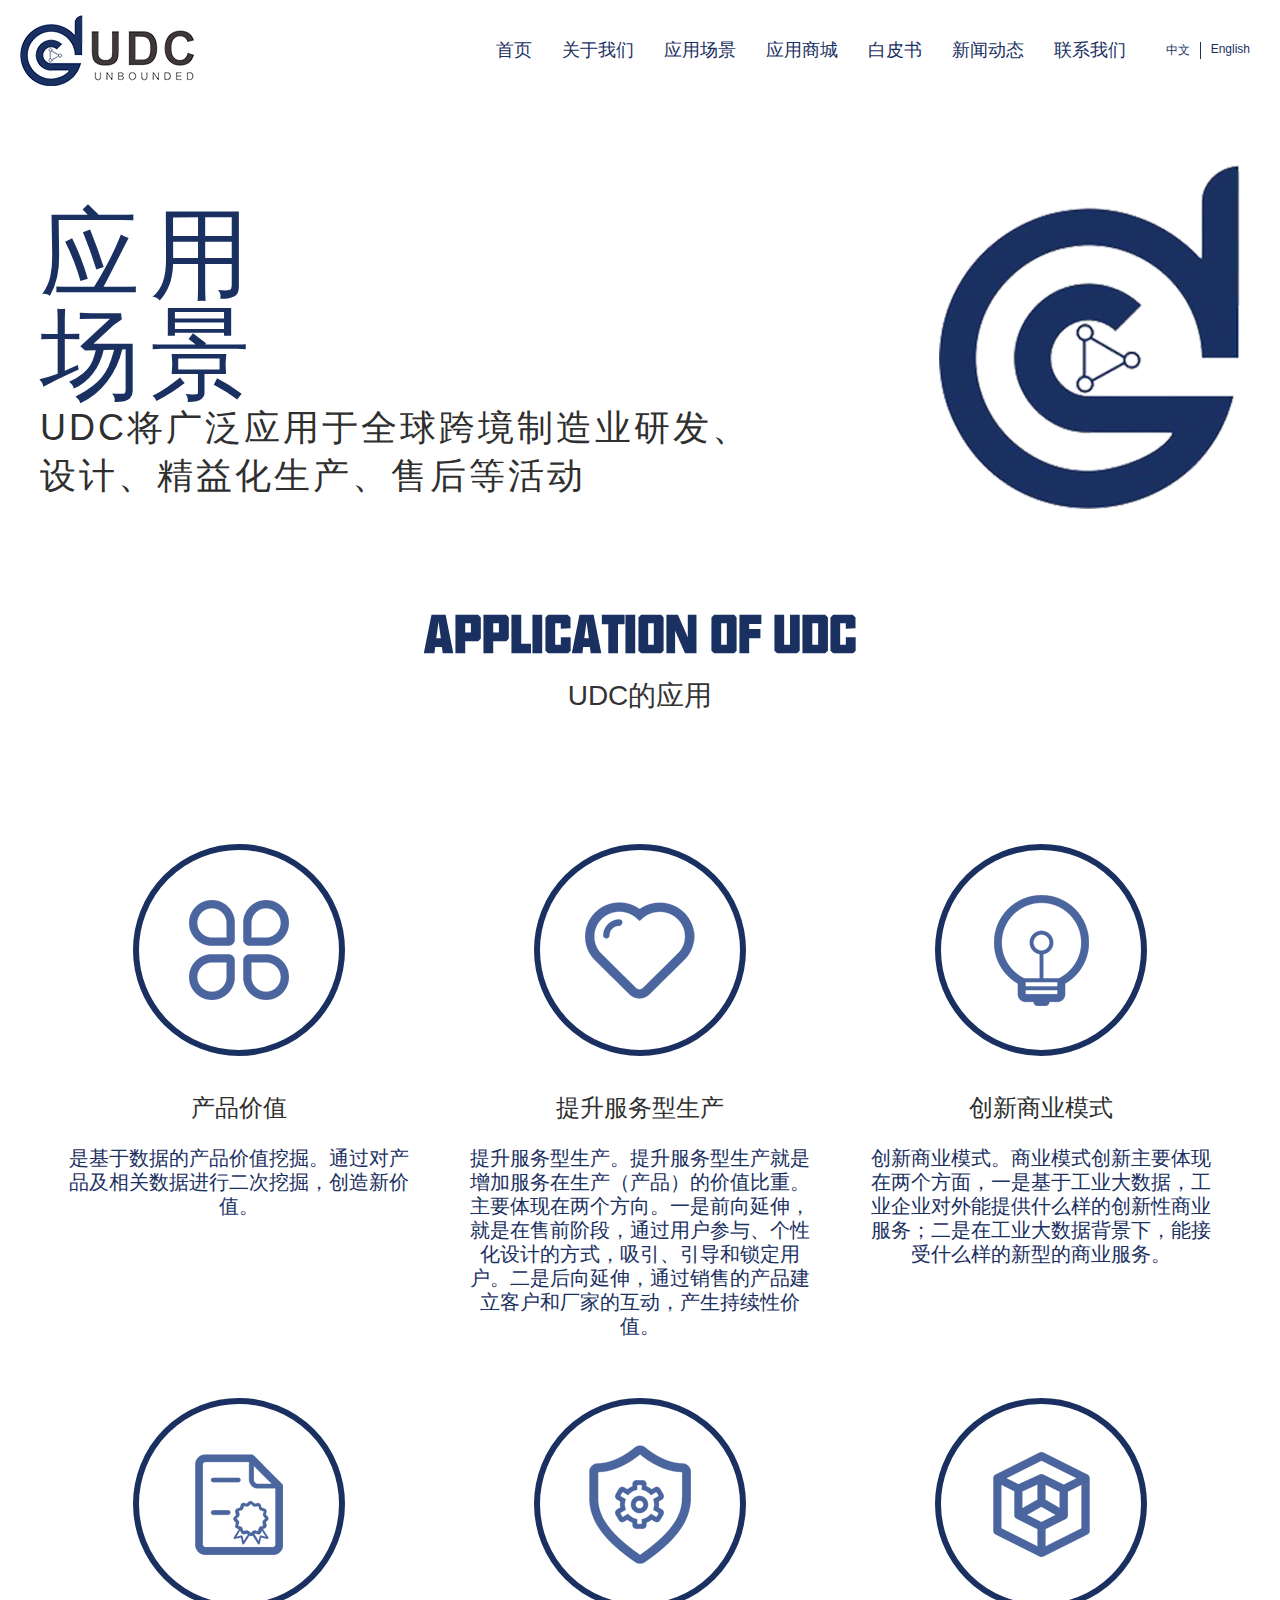
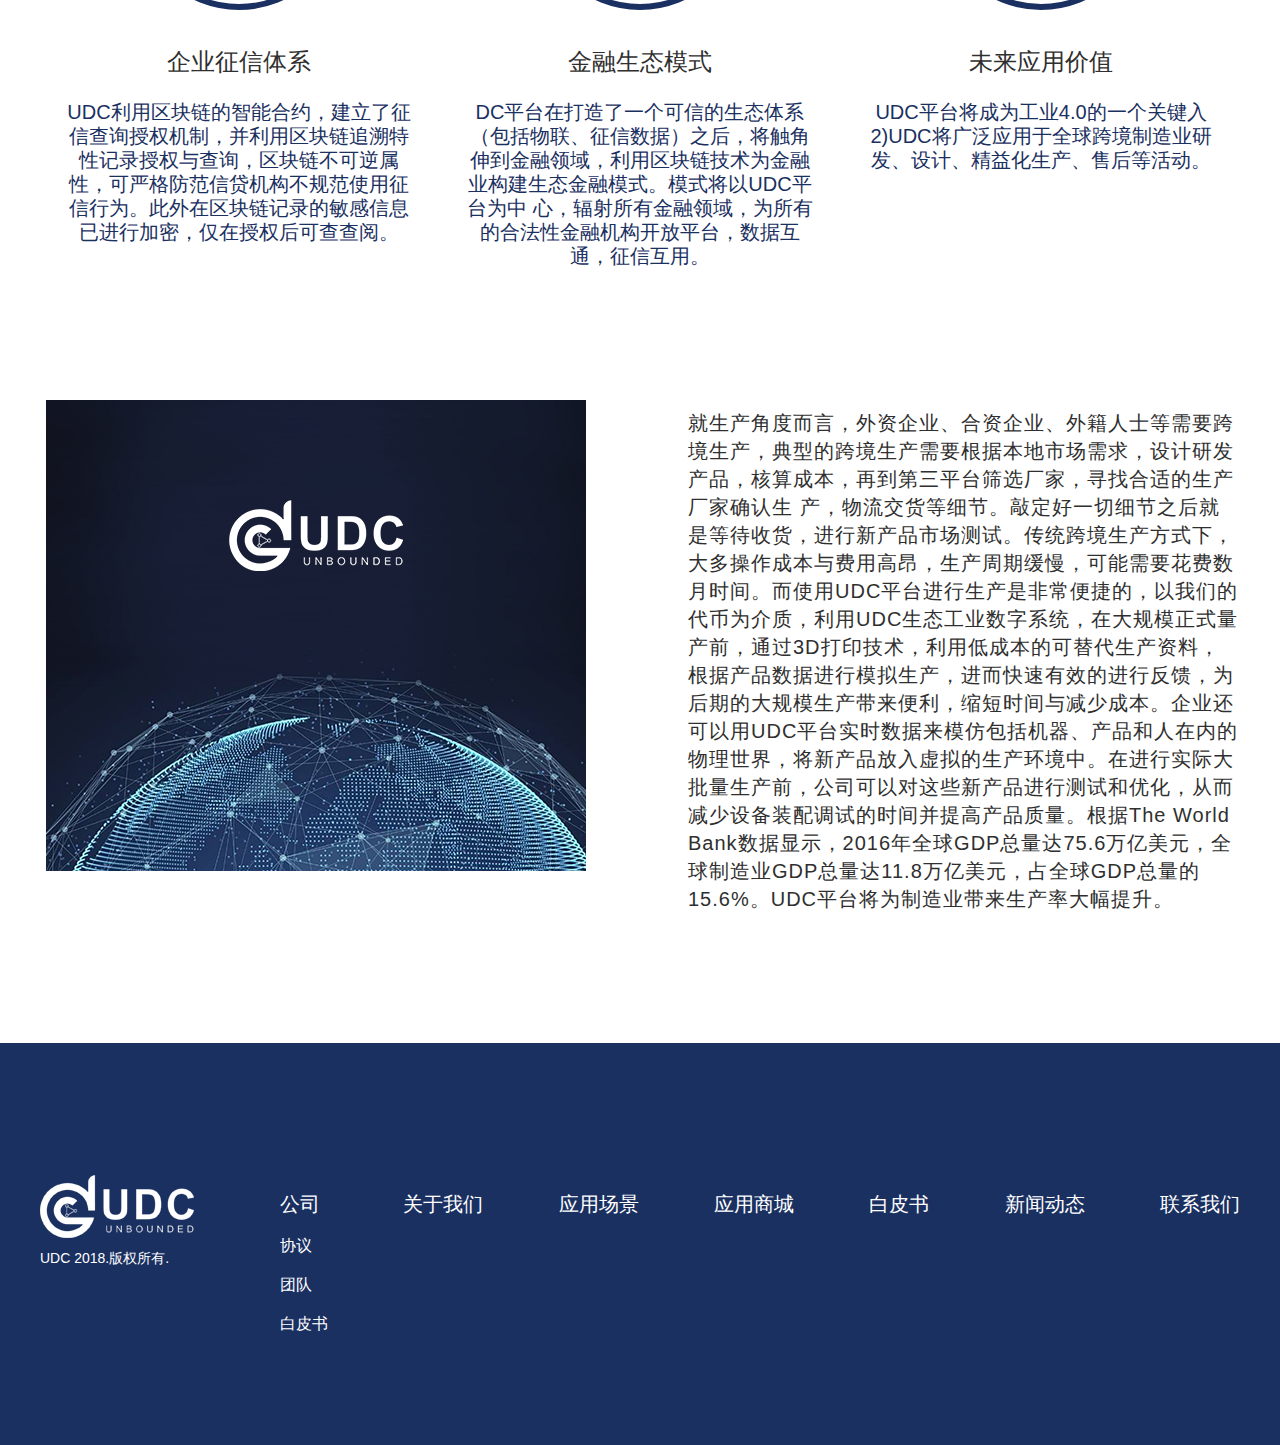
<file: xchl/scene.html>
<!--
    技术支持：深圳市小草互联网科技有限公司，专注前端外包、美工外包。
    联系电话：13823771028
    淘宝店：https://shop269081662.taobao.com
    欢迎联系QQ/微信：364243821；并对我们的产品提出宝贵的意见和建议。
    为您服务，我们不胜荣幸！
    1.  根目录文件说明：
        css | js | images | xchl（存放html文件）| 页面（最终存放设计界面图片）；
    2.  所有icon图标一律引用阿里iconfont的线上图标。
        ps：客户如需转交iconfont项目所有权，请与项目交付3天内联系我司。

    editer：
    edittime：
    文件修改记录：
    1. 2018年xx月xx日xx:xx:xx  修复bug，轮播图切换异常
    2. ****
 -->
<!doctype html>
<html lang="en">
    <head>
        <meta charset="UTF-8">
        <!-- 设置文档宽度、是否缩放 -->
        <meta name="viewport" content="width=device-width, user-scalable=no, initial-scale=1.0, maximum-scale=1.0, minimum-scale=1.0">
        <!-- 优先使用IE最新版本和Chrome -->
        <meta http-equiv="X-UA-Compatible" content="IE=edge,chrome=1" />
        <title>应用场景</title>
        <!-- 关键字 -->
        <meta name="keywords" content="">
        <!-- 描述 -->
        <meta name="description" content="">

        <!--[if lte IE 8]>
        <p style="background:#000;text-align: center;color:#fff;font-size: 16px; line-height: 25px;">你的浏览器太老了，请到<a href="http://browsehappy.com" style="color:#ddd">这里</a>更新，以获取最佳的体验</p>
        <![endif]-->
        <!--[if lte IE 7]>
        <p style="background:#000;text-align: center;color:#fff;font-size: 16px; line-height: 25px;">你的浏览器太老了，请到<a href="http://browsehappy.com" style="color:#ddd">这里</a>更新，以获取最佳的体验</p>
        <![endif]-->
        <!--[if lte IE 6]>
        <p style="background:#000;text-align: center;color:#fff;font-size: 16px; line-height: 25px;">你的浏览器太老了，请到<a href="http://browsehappy.com" style="color:#ddd">这里</a>更新，以获取最佳的体验</p>
        <![endif]-->
        <!-- 360使用Google Chrome Frame -->
        <meta name="renderer" content="webkit">
        <!-- 百度禁止转码 -->
        <meta http-equiv="Cache-Control" content="no-siteapp">
        <!-- 定义网页搜索引擎索引方式 -->
        <meta name="robots" content="index,follow">
        <!-- ios设备 -->
        <!-- 添加到主屏后的标题 -->
        <meta name="apple-mobile-web-app-title" content="标题">
        <!-- 是否启用WebApp全屏模式 -->
        <meta content="yes" name="apple-mobile-web-app-capable">
        <meta content="yes" name="apple-touch-fullscreen">
        <!-- 设置状态栏的背景颜色 -->
        <meta name="apple-mobile-web-app-status-bar-style" content="black-translucent">
        <!-- Android theme-color用来控制选项卡颜色。 -->
        <meta name="theme-color" content="#747474">
        <meta name="mobile-web-app-capable" content="yes">
        <!-- 关闭chrome浏览器下翻译插件 -->
        <meta name="google" value="notranslate" />
        <!-- uc强制竖屏 -->
        <meta name="screen-orientation" content="portrait">
        <!-- QQ强制竖屏 -->
        <meta name="x5-orientation" content="portrait">
        <!-- UC强制全屏 -->
        <meta name="full-screen" content="yes">
        <!-- QQ强制全屏 -->
        <meta name="x5-fullscreen" content="true">
        <!-- UC应用模式 -->
        <meta name="browsermode" content="application">
        <!-- QQ应用模式 -->
        <meta name="x5-page-mode" content="app">

        <!-- 开始引用css -->
        <link rel="stylesheet" href="../css/public/header.css">
        <link rel="stylesheet" href="../css/public/footer.css">
        <link rel="stylesheet" href="../css/xchl.css">

        <!-- 开始引用js -->
        <script src="../scripts/jquery/jquery.min.js"></script>
    </head>
    <body>
        <div class="scene-wrap">
            <div class="news-detail-wrap">
                <!-- 开始 头部 -->
                <header id="scene-header">
                    <script>
                        $("#scene-header").load("public/header.html");
                    </script>
                </header>
                <!-- 头部 结束 -->
                <!-- 开始 身体 -->
                <section>
                    <!-- Banner -->
                    <div class="banner">
                        <div class="auto">
                            <ul>
                                <li>
                                    <div class="h1-wrap">
                                        <h1><div lang ="cn" data-lang-token="scene-app">应用场景</div></h1>
                                    </div>
                                    <div class="h1text-wrap">
                                        <span><div lang ="cn" data-lang-token="scene-wrap">UDC将广泛应用于全球跨境制造业研发、设计、精益化生产、售后等活动</div></span>
                                    </div>
                                </li>
                                <li>
                                    <div class="imgwrap">
                                        <img src="../images/about-1.png" alt="应用场景">
                                    </div>
                                </li>
                            </ul>
                        </div>
                    </div>
                    <!-- 内容 -->
                    <div class="tab">
                        <div class="auto">
                            <h2>
                                APPLICATION OF UDC
                            </h2>
                            <h4>
                                <div lang ="cn" data-lang-token="about-team">UDC的应用</div>
                            </h4>
                            <div class="tx1">
                                <ul>
                                    <li>
                                        <div class="scene-div">
                                            <img src="../images/scene-1.png" alt="产品价值" title="">
                                        </div>
                                        <h5><div lang ="cn" data-lang-token="app-price">产品价值</div></h5>
                                        <h6><div lang ="cn" data-lang-token="scene-ap">是基于数据的产品价值挖掘。通过对产品及相关数据进行二次挖掘，创造新价值。</div></h6>
                                    </li>
                                    <li>
                                        <div class="scene-div">
                                            <img src="../images/scene-2.png" alt="提升服务型生产" title="">
                                        </div>
                                        <h5><div lang ="cn" data-lang-token="scene-a1">提升服务型生产</div></h5>
                                        <h6><div lang ="cn" data-lang-token="scene-b1">提升服务型生产。提升服务型生产就是增加服务在生产（产品）的价值比重。主要体现在两个方向。一是前向延伸，就是在售前阶段，通过用户参与、个性化设计的方式，吸引、引导和锁定用户。二是后向延伸，通过销售的产品建立客户和厂家的互动，产生持续性价值。</div></h6>
                                    </li>
                                    <li>
                                        <div class="scene-div">
                                            <img src="../images/scene-3.png" alt="创新商业模式" title="">
                                        </div>
                                        <h5><div lang ="cn" data-lang-token="scene-a2">创新商业模式</div></h5>
                                        <h6><div lang ="cn" data-lang-token="scene-b2">创新商业模式。商业模式创新主要体现在两个方面，一是基于工业大数据，工业企业对外能提供什么样的创新性商业服务；二是在工业大数据背景下，能接受什么样的新型的商业服务。</div></h6>
                                    </li>
                                    <li>
                                        <div class="scene-div">
                                            <img src="../images/scene-4.png" alt="企业征信体系" title="">
                                        </div>
                                        <h5><div lang ="cn" data-lang-token="scene-a3">企业征信体系</div></h5>
                                        <h6><div lang ="cn" data-lang-token="scene-b3">UDC利用区块链的智能合约，建立了征信查询授权机制，并利用区块链追溯特性记录授权与查询，区块链不可逆属性，可严格防范信贷机构不规范使用征信行为。此外在区块链记录的敏感信息已进行加密，仅在授权后可查查阅。</div></h6>
                                    </li>
                                    <li>
                                        <div class="scene-div">
                                            <img src="../images/scene-5.png" alt="金融生态模式" title="">
                                        </div>
                                        <h5><div lang ="cn" data-lang-token="scene-a4">金融生态模式</div></h5>
                                        <h6><div lang ="cn" data-lang-token="scene-b4">DC平台在打造了一个可信的生态体系（包括物联、征信数据）之后，将触角伸到金融领域，利用区块链技术为金融业构建生态金融模式。模式将以UDC平台为中
                                            心，辐射所有金融领域，为所有的合法性金融机构开放平台，数据互通，征信互用。</div></h6>
                                    </li>
                                    <li>
                                        <div class="scene-div">
                                            <img src="../images/scene-6.png" alt="未来应用价值" title="">
                                        </div>
                                        <h5><div lang ="cn" data-lang-token="scene-a5">未来应用价值</div></h5>
                                        <h6><div lang ="cn" data-lang-token="scene-b5">UDC平台将成为工业4.0的一个关键入2)UDC将广泛应用于全球跨境制造业研
                                            发、设计、精益化生产、售后等活动。</div></h6>
                                    </li>
                                </ul>
                            </div>
                            <div class="tx2">
                                <ul>
                                    <li>
                                        <img src="../images/scene-7.png" alt="" title="">
                                    </li>
                                    <li>
                                        <div lang ="cn" data-lang-token="scene-detail">就生产角度而言，外资企业、合资企业、外籍人士等需要跨境生产，典型的跨境生产需要根据本地市场需求，设计研发产品，核算成本，再到第三平台筛选厂家，寻找合适的生产厂家确认生
                                            产，物流交货等细节。敲定好一切细节之后就是等待收货，进行新产品市场测试。传统跨境生产方式下，大多操作成本与费用高昂，生产周期缓慢，可能需要花费数月时间。而使用UDC平台进行生产是非常便捷的，以我们的代币为介质，利用UDC生态工业数字系统，在大规模正式量产前，通过3D打印技术，利用低成本的可替代生产资料，根据产品数据进行模拟生产，进而快速有效的进行反馈，为后期的大规模生产带来便利，缩短时间与减少成本。企业还可以用UDC平台实时数据来模仿包括机器、产品和人在内的物理世界，将新产品放入虚拟的生产环境中。在进行实际大批量生产前，公司可以对这些新产品进行测试和优化，从而减少设备装配调试的时间并提高产品质量。根据The World Bank数据显示，2016年全球GDP总量达75.6万亿美元，全球制造业GDP总量达11.8万亿美元，占全球GDP总量的15.6%。UDC平台将为制造业带来生产率大幅提升。</div>
                                    </li>
                                </ul>
                            </div>
                        </div>
                    </div>
                </section>
                <!-- 身体 结束 -->
                <!-- 开始 脚注  -->
                <footer id="news-detail-footer">
                    <script>
                        $("#news-detail-footer").load("public/footer.html");
                    </script>
                </footer>
                <!-- 脚注 结束 -->
            </div>
        </div>
    </body>
</html>
</file>
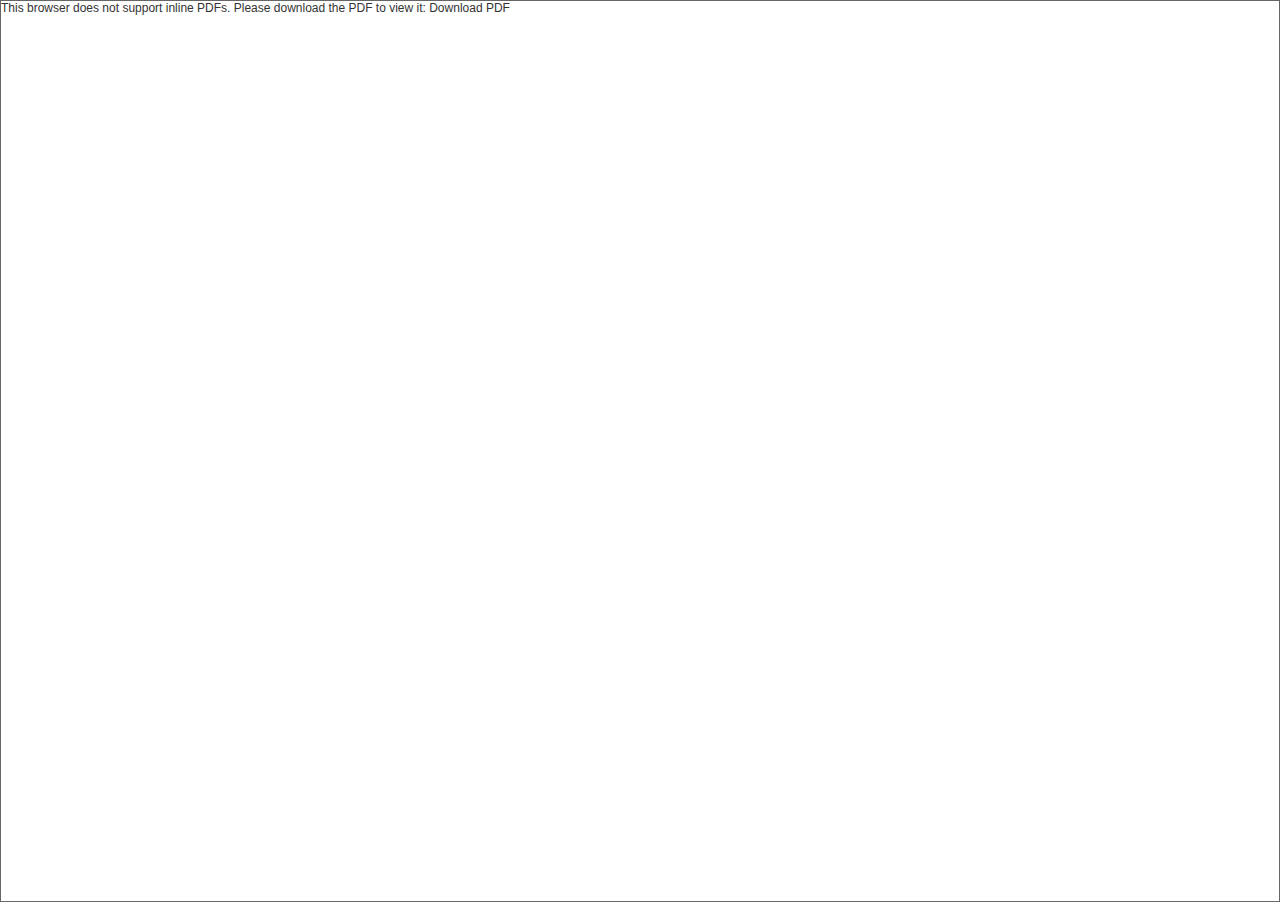
<file: xchl/writebook.html>
<!--
    技术支持：深圳市小草互联网科技有限公司，专注前端外包、美工外包。
    联系电话：13823771028
    淘宝店：https://shop269081662.taobao.com
    欢迎联系QQ/微信：364243821；并对我们的产品提出宝贵的意见和建议。
    为您服务，我们不胜荣幸！
    1.  根目录文件说明：
        css | js | images | xchl（存放html文件）| 页面（最终存放设计界面图片）；
    2.  所有icon图标一律引用阿里iconfont的线上图标。
        ps：客户如需转交iconfont项目所有权，请与项目交付3天内联系我司。

    editer：
    edittime：
    文件修改记录：
    1. 2018年xx月xx日xx:xx:xx  修复bug，轮播图切换异常
    2. ****
 -->
<!doctype html>
<html lang="en">
    <head>
        <meta charset="UTF-8">
        <!-- 设置文档宽度、是否缩放 -->
        <meta name="viewport" content="width=device-width, user-scalable=no, initial-scale=1.0, maximum-scale=1.0, minimum-scale=1.0">
        <!-- 优先使用IE最新版本和Chrome -->
        <meta http-equiv="X-UA-Compatible" content="IE=edge,chrome=1" />
        <title>白皮书</title>
        <!-- 关键字 -->
        <meta name="keywords" content="">
        <!-- 描述 -->
        <meta name="description" content="">

        <!--[if lte IE 8]>
        <p style="background:#000;text-align: center;color:#fff;font-size: 16px; line-height: 25px;">你的浏览器太老了，请到<a href="http://browsehappy.com" style="color:#ddd">这里</a>更新，以获取最佳的体验</p>
        <![endif]-->
        <!--[if lte IE 7]>
        <p style="background:#000;text-align: center;color:#fff;font-size: 16px; line-height: 25px;">你的浏览器太老了，请到<a href="http://browsehappy.com" style="color:#ddd">这里</a>更新，以获取最佳的体验</p>
        <![endif]-->
        <!--[if lte IE 6]>
        <p style="background:#000;text-align: center;color:#fff;font-size: 16px; line-height: 25px;">你的浏览器太老了，请到<a href="http://browsehappy.com" style="color:#ddd">这里</a>更新，以获取最佳的体验</p>
        <![endif]-->
        <!-- 360使用Google Chrome Frame -->
        <meta name="renderer" content="webkit">
        <!-- 百度禁止转码 -->
        <meta http-equiv="Cache-Control" content="no-siteapp">
        <!-- 定义网页搜索引擎索引方式 -->
        <meta name="robots" content="index,follow">
        <!-- ios设备 -->
        <!-- 添加到主屏后的标题 -->
        <meta name="apple-mobile-web-app-title" content="标题">
        <!-- 是否启用WebApp全屏模式 -->
        <meta content="yes" name="apple-mobile-web-app-capable">
        <meta content="yes" name="apple-touch-fullscreen">
        <!-- 设置状态栏的背景颜色 -->
        <meta name="apple-mobile-web-app-status-bar-style" content="black-translucent">
        <!-- Android theme-color用来控制选项卡颜色。 -->
        <meta name="theme-color" content="#747474">
        <meta name="mobile-web-app-capable" content="yes">
        <!-- 关闭chrome浏览器下翻译插件 -->
        <meta name="google" value="notranslate" />
        <!-- uc强制竖屏 -->
        <meta name="screen-orientation" content="portrait">
        <!-- QQ强制竖屏 -->
        <meta name="x5-orientation" content="portrait">
        <!-- UC强制全屏 -->
        <meta name="full-screen" content="yes">
        <!-- QQ强制全屏 -->
        <meta name="x5-fullscreen" content="true">
        <!-- UC应用模式 -->
        <meta name="browsermode" content="application">
        <!-- QQ应用模式 -->
        <meta name="x5-page-mode" content="app">

        <!-- 开始引用css -->
        <link rel="stylesheet" type="text/css" href="../css/xchl.css">

        <style>
            .pdfobject-container { height: 100%;}
            .pdfobject { border: 1px solid #666; }
        </style>
    </head>
    <body style="overflow: hidden">
        <div class="pdfobject-container pdfobject" id="pdf"></div>
        <!-- 身体 结束 -->
        <!-- 开始引用js -->
        <!--引用语言包-->
        <script src="../scripts/jquery/jquery.min.js"></script>
        <script src="../scripts/jquery_lang/jquery_lang.js"></script>
        <script src="../lang/default_cn.js"></script>
        <script src="../scripts/jquery_lang/js.cookie.js"></script>
        <script src="../scripts/lang.js"></script>
        <!--语言包引用结束-->
        <!--引用pdf插件-->
        <script src="../scripts/pdfobject/pdfobject.min.js"></script>
        <script>PDFObject.embed("../upload/udcwritebook.pdf", "#pdf");</script>
        <!--pdf结束-->
        <!--语言包开始-->
    </body>
</html>
</file>
<file: css/xchl.css>
/*======================== 默认样式 =========================*/
/*====================== default css ======================*/
@charset "UTF-8";
@font-face {font-family: 'hyliliangheij';src: url("../front/hyliliangheij.ttf");}
@font-face {font-family: 'FZZDHJW--GB';src: url("../front/FZZDHJW--GB.ttf");}
html,body,div,section,article,aside,nav,footer,p,dl,dt,dd,ul,li,ol,span,em,a,del,h1,h2,h3,h4,h5,h6,iframe,object,form, label, legend,caption, tbody, tfoot, thead, tr, th, td,menu,audio,video{padding:0;margin:0;
}
article,aside,details,figcaption,figure,hgroup,menu,nav,section { display:block;}
ul,ol,li{list-style: none;}
/*html{font-family:'SimSun','PingFang SC','Microsoft YaHei',Verdana,Arial,san-serif;font-size:12px;color:#333;background: white;width:100%;}*/
html{font-family: Arial, 'SimSun', 'Microsoft YaHei';font-size:12px;color:#333;background: white;width:100%;}
img{border:none;vertical-align:middle;}
em,i{font-style: normal;}
input,button,select,option,textarea{cursor:pointer;outline:none;font-family:Arial, 'SimSun', 'Microsoft YaHei';}
.clearfix:after{clear:both;height:0;content:'';display: block;overflow: hidden;}
.clearfix{zoom:1;}
a {text-decoration:none;background-color: transparent;color: inherit;}
a:active,a:hover {outline: 0;}
img{max-width: 100%;}

/* 公共样式 */
html,body {
    height: 100%;
}
.auto{
    width: 1200px;
    margin: 0 auto;
}
section{
    margin-top: 100px;
}
@media screen and (max-width: 1200px){
    .auto{
        width: 90%;
    }
}
@media screen and (max-width: 1024px){
    section{
        margin-top: 60px;
    }
}

/* banner */
.about-us-wrap .banner {
    padding: 100px 0 132px;
}
.news-detail-wrap .banner,
.news-wrap .banner {
    padding: 56px 0 60px;
}
.scene-wrap .banner{
    padding: 65px 0 98px;
}
.contact-wrap .banner{
    padding: 98px 0 74px;
}
.banner ul {
    display: flex;
    align-items: center;
    justify-content: space-between;
}
/* banner文字 */
.banner ul li .h1-wrap{
    width: 220px;
}
.scene-wrap .banner ul li .h1-wrap{
    padding: 30px 0 0;
}
.banner ul li .h1-wrap > h1{
    line-height: 100px;
    font-size: 100px;
    font-weight: normal;
    letter-spacing: 10px;
    color: #1a3061;
}
.scene-wrap .banner ul li .h1text-wrap{
    width: 733px;
}
.banner ul li .h1text-wrap{
    width: 754px;
    color: #2f2f2f;
}
.banner ul li .h1text-wrap > span:nth-child(1){
    margin-top: 42px;
    line-height: 48px;
    font-size: 36px;
    letter-spacing: 3px;
}
.banner ul li .h1text-wrap > span:nth-child(2){
    line-height: 32px;
    font-size: 24px;
    letter-spacing: 2px;
}

/* banner图片 */
.banner ul li:nth-child(2) img{
    transition: all 500ms;
}
.banner ul li:nth-child(2) img:hover{
    transform: rotate(-360deg);
}
@media screen and (max-width: 1200px){
    .about-us-wrap .banner ul {
        align-items: flex-start;
    }
}
@media screen and (max-width: 1023px){
    .banner ul li .h1-wrap{
        width: 100%;
    }
    .banner ul li .h1-wrap > h1{
        text-align: center;
        font-size: 80px;
    }
    .banner ul li .h1text-wrap{
        width: 100% !important;
        text-align: center;
    }
    .banner ul li .h1text-wrap > p:nth-child(2){
        margin-top: 12px;
    }
    .contact-wrap .banner ul li .h1-wrap{
        padding: 0 0;
    }
    .banner ul li:nth-child(1){
        width: 100%;
    }
    .banner ul li:nth-child(2){
        display: none;
    }
}
@media screen and (max-width: 768px){
    .about-us-wrap  .banner {
        padding: 50px 0 50px;
    }
    .news-detail-wrap .banner,
    .contact-wrap .banner,
    .news-wrap .banner {
        padding: 26px 0 26px;
    }
    .scene-wrap .banner{
        padding: 34px 0 50px;
    }
    .banner ul li .h1-wrap > h1{
        font-size: 70px;
    }
    .banner ul li .h1text-wrap > p:nth-child(1){
        font-size: 26px;
    }
    .banner ul li .h1text-wrap > p:nth-child(2){
        font-size: 14px;
    }
}
@media screen and (max-width: 500px){
    .banner ul li .h1-wrap > h1{
        font-size: 60px;
    }
}

/*======================== 首页 =========================*/
/*====================== index.html =====================*/
/* 头部 */
.index-header {
    position: fixed;
    top: 0;
    left: 0;
    z-index: 13;
    padding: 0 20px;
    width: calc(100% - 40px);
    height: 100px;
    background: #111;
}
.header-wrap {
    display: flex;
    align-items: center;
    justify-content: space-between;
    max-width: 1920px;
    height: 100%;
    margin: auto;
}

/* logo */
.index-header .header-wrap > a {
    width: 174px;
    height: 70px;
}
.index-nav {
    display: flex;
    justify-content: flex-start;
    align-items: center;
    height: 100px;
}
/* 导航 */
.index-nav > .nav > ul{
    display: flex;
}
.index-nav > .nav > ul > li {
    margin-right: 30px;
    font-size: 18px;
    color: #fff;
}
.header-languages ul li {
    float: left;
    padding: 0 10px;
    color: #fff;
}
/* 语言切换 */
.header-languages > ul > li:nth-child(1) {
    border-right: 1px solid #fff;
}
/* 手机端按钮 */
.index-header button{
    display: none;
}
@media screen and (max-width:1024px) {
    .index-header {
        height: 60px;
    }
    .index-header .header-wrap > a{
        width: 120px;
        height: 40px;
    }
    .index-header .header-wrap > a img{
        height: 100%;
    }
    .index-nav > .nav {
        display: none;
        position: absolute;
        top: 60px;
        left: 0;
        z-index: 12;
        width: 100%;
        background: #111;
    }
    .index-nav > .nav > ul {
        display: block;
    }
    .index-nav > .nav > ul > li {
        margin-right: 0;
        width: 100%;
        line-height: 40px;
        text-align: center;
    }
    .index-header button {
        display: block;
        padding: 0;
        width: 40px;
        height: 36px;
        border-radius: 5px;
        background: #232323;
        border: none;
    }
    .index-header button span {
        display: block;
        width: 22px;
        height: 2px;
        background: #fff;
        margin: 4px auto;
        border-radius: 2px;
    }
}
.title {
    position: absolute;
    left: 50%;
    top: 50%;
    z-index: 10;
    transform: translateX(-50%) translateY(-50%);
    text-align: center;
    width: 90%;
}

.title h2 {
    font-weight: normal;
    font-family: 'PingFang SC';
    font-size: 70px;
    color: #fff;
    letter-spacing:8px;
}

.title h4{
    margin: 30px auto 55px;
    font-family: 'PingFang SC Regular';
    font-weight: normal;
    font-size: 28px;
    color: #fff;
    letter-spacing: 2px;
}

.title button{
    width: 260px;
    line-height: 60px;
    background-color: transparent;
    color: #fff;
    border-radius: 8px;
    font-size: 32px;
    font-family: 'PingFang SC Bold';
}
@media screen and (max-width: 1260px){
    .title h2{
        font-size: 50px;
    }
    .title h4{
        font-size: 20px;
    }
    .title button{
        font-size: 18px;
        width: 170px;
        line-height: 46px;
    }
}
@media screen and (max-width: 480px){
    .title h2{
        font-size: 30px;
    }
    .title h4{
        font-size: 18px;
    }
    .title button{
        font-size: 16px;
        width: 170px;
        line-height: 46px;
    }
}

/*====================== 新闻动态 =======================*/
/*===================== news.html ======================*/

/* 行业新闻 */
.trade-news{
    padding: 84px 0 62px;
    width: 100%;
    background: #f2f2f2;
}
/* 标题 */
.trade-news h2,
.company-news h2 {
    text-align: center;
    font-weight: normal;
    font-family: 'hyliliangheij',Arial;
    font-size: 50px;
    color: #1a3061;
}
.trade-news h4,
.company-news h4 {
    margin: 20px 0 69px;
    text-align: center;
    font-weight: normal;
    font-size: 28px;
}

/* 内容 */
.trade-news .tab ul {
    display: flex;
    justify-content: space-between;
    flex-flow: row wrap;
}
.trade-news .tab ul li{
    margin-bottom: 60px;
    width: 380px;
    height: 334px;
    box-shadow: 5px 5px 10px rgba(0,0,0,0.19);
    transition: all 500ms;
}
.trade-news .tab ul li:hover{
    transform: scale(1.1,1.1);
}
.trade-news .tab ul li a {
    display: block;
    width: 100%;
    height: 100%;
}
.trade-news .tab ul li > div{
    width: 100%;
    height: 150px;
}
.trade-news .tab ul li div > img{
    width: 100%;
}
.trade-news .tab ul li h5 {
    margin: 20px 16px 0 16px;
    font-weight: normal;
    font-size: 20px;
    color: #2f2f2f;
}
.trade-news .tab ul li h6:nth-child(3) {
    margin: 17px 16px 0 16px;
    min-height: 54px;
    font-size: 16px;
    color: #666;
    font-weight: normal;
}
.trade-news .tab ul li h6:nth-child(4) {
    margin: 23px 16px 0 16px;
    font-size: 16px;
    color: #666;
    font-weight: normal;
}
button[class="trade-btn"]{
    padding: 0;
    margin: 0 auto;
    display: block;
    width: 220px;
    line-height: 80px;
    background: #1a3061;
    color: #fff;
    font-size: 24px;
    border: none;
}
button[class="trade-btn"]:hover{
    box-shadow: 0px 0px 12px #1a3061;
}
@media screen and (max-width: 1200px){
    .trade-news .tab ul {
        justify-content: space-around;
    }
}
@media screen and (max-width: 480px){
    .trade-news .tab ul li{
        width: 360px;
    }
    button[class="trade-btn"]{
        width: 150px;
        line-height: 50px;
        font-size: 18px;
    }
}
@media screen and (max-width: 414px){
    .trade-news{
        padding: 40px 0 62px;
    }
    .trade-news h2, .company-news h2{
        font-size: 35px;
    }
    .trade-news h4, .company-news h4{
        margin: 20px 0 40px;
        font-size: 23px;
    }
}

/* 企业新闻 */
.company-news{
    padding: 84px 0 100px;
    width: 100%;
    background: #fff;
}
.company-news .tab > ul{
    display: flex;
    justify-content: space-between;
    flex-flow: row wrap;
}
.company-news .tab > ul > li:nth-child(1){
    width: 500px;
}
.company-news .tab > ul > li:nth-child(1) > div{
    position: relative;
    width: 100%;
    height: 240px;
}
.company-news .tab > ul > li:nth-child(1) > div img{
    width: 100%;
    height: 100%;
}
.company-news .tab > ul > li:nth-child(1) > div > div[class="time"]{
    position: absolute;
    bottom: 0;
    left: 0;
    width: 100%;
    height: 50px;
    line-height: 50px;
    background: rgba(0,0,0,.5);
    color: #fff;
    text-indent: 20px;
    font-size: 18px;
}
.company-news .tab > ul > li:nth-child(1) h5{
    margin: 20px 0 0 20px;
    font-weight: normal;
    font-size: 20px;
    color: #2f2f2f;
}
.company-news .tab > ul > li:nth-child(1) h6{
    margin: 17px 0 0 20px;
    min-height: 54px;
    font-size: 16px;
    color: #666;
    font-weight: normal;
}
.company-news .tab > ul > li:nth-child(2){
    width: 500px;
}
.company-news .tab > ul > li:nth-child(2) > ul{
    display: flex;
    flex-direction: column;
}
.company-news .tab > ul > li:nth-child(2) > ul > li{
    margin-bottom: 40px;
    display: flex;
    flex-flow: row nowrap;
    width: 100%;
}
.company-news .tab > ul > li:nth-child(2) > ul > li > div {
    width: 180px;
    height: 92px;
}
.company-news .tab > ul > li:nth-child(2) > ul > li > div img {
    width: 100%;
    height: 100%;
    transition: all 400ms;
}
.company-news .tab > ul > li:nth-child(2) > ul > li > div img:hover{
    transform: scale(1.1,1.1);
}
.company-news .tab > ul > li:nth-child(2) > ul > li > ul{
    margin-left: 20px;
    width: calc(100% - 200px);
}
.company-news .tab > ul > li:nth-child(2) > ul > li > ul > li:nth-child(1){
    font-size: 20px;
    color: #2f2f2f;
}
.company-news .tab > ul > li:nth-child(2) > ul > li > ul > li:nth-child(2){
    padding-bottom: 20px;
    margin-top: 30px;
    font-size: 18px;
    color: #999;
    border-bottom: 1px solid #f5f5f5;
}
@media screen and (max-width: 1200px){
    .company-news .tab > ul > li:nth-child(1){
        width: 370px;
    }
    .company-news .tab > ul > li:nth-child(1) > div{
        height: 180px;
    }
    .company-news .tab > ul > li:nth-child(2) > ul > li{
        margin-bottom: 15px;
    }
}
@media screen and (max-width: 1000px){
    .company-news .tab > ul > li:nth-child(1),
    .company-news .tab > ul > li:nth-child(2) {
        width: 500px;
        margin: 20px auto;
    }
    .company-news .tab > ul > li:nth-child(2) > ul > li{
        margin-bottom: 30px;
    }
}
@media screen and (max-width: 480px){
    .company-news .tab > ul > li:nth-child(2) > ul > li > ul > li:nth-child(2){
        margin-top: 15px;
    }
    .company-news .tab > ul > li:nth-child(2) > ul > li > ul > li:nth-child(2),
    .company-news .tab > ul > li:nth-child(2) > ul > li > ul > li:nth-child(1){
        font-size: 16px;
    }
    .company-news .tab > ul > li:nth-child(2) > ul > li > ul > li:nth-child(2){
        margin-top: 25px;
        padding-bottom: 10px;
    }
}
@media screen and (max-width: 414px){
    .company-news{
        padding: 40px 0 100px;
    }
}
@media screen and (max-width: 320px){
    .company-news .tab > ul > li:nth-child(2) > ul > li > ul > li:nth-child(1){
        font-size: 14px;
    }
    .company-news .tab > ul > li:nth-child(2) > ul > li > ul > li:nth-child(2){
        margin-top: 3px;
        font-size: 14px;
    }
}

/*======================== 新闻内容 ============================*/
/*=================== news-details.html ======================*/

/* 标题区 */
.news-detail-wrap .news-text .tab h3,
.news-detail-wrap .news-text .tab h4,
.news-detail-wrap .news-text .tab h4 + p,
.news-detail-wrap .news-text .tab .tx1 span,
.news-detail-wrap .news-text .tab h5,
.news-detail-wrap .news-text .tab .tx2 span{
    text-align: center;
    font-family: MicrosoftYaHei;
    font-weight: normal;
    letter-spacing: 1px;
    color: #999;
}
.news-detail-wrap .news-text .tab h3{
    padding-top: 33px;
    font-size: 40px;
    letter-spacing: 4px;
    color: #2f2f2f;
}
.news-detail-wrap .news-text .tab h4{
    margin-top: 34px;
    font-size: 16px;
}
.news-detail-wrap .news-text .tab h4 + p{
    margin-top: 24px;
    font-size: 16px;
}
.news-detail-wrap .news-text .tab .imgwrap{
    margin: 50px auto 55px;
    width: 530px;
}
.news-detail-wrap .news-text .tab .tx1 span {
    font-size: 16px;
    line-height: 28px;
}
.news-detail-wrap .news-text .tab h5 {
    margin: 26px 0;
    font-size: 20px;
    letter-spacing: 2px;
    color: #666;
}
.news-detail-wrap .news-text .tab .tx2 span {
    margin-bottom: 20px;
    font-size: 16px;
    letter-spacing: 2px;
}
.news-detail-wrap .news-text .tab .tx2 span:last-child{
    margin-bottom: 90px;
}
@media screen and (max-width: 768px) {
    .news-detail-wrap .news-text .tab h3{
        font-size: 34px;
    }
}
@media screen and (max-width: 530px){
    .news-detail-wrap .news-text .tab .imgwrap,
    .news-detail-wrap .news-text .tab .imgwrap img{
        width: 100%;
    }
    .news-detail-wrap .news-text .tab h3{
        font-size: 26px;
    }
}
/*======================== 联系我们 ============================*/
/*======================= contact.html =========================*/
.contact-wrap input:nth-child(1),
.contact-wrap input:nth-child(2){
    width: 46%;
    height: 75px;
    border-radius: 40px;
    border: solid 2px #1a3061;
    font-size: 28px;
    color: #2f2f2f;
    text-align: left;
    text-indent: 40px;
    margin-bottom: 50px;
}
.contact-wrap input:nth-child(1) {
    margin-right: 80px;
}
.contact-wrap textarea,
.contact-wrap .form button{
    border-radius: 40px;
    font-size: 28px;
    text-align: left;
    text-indent: 40px;
}
.contact-wrap textarea {
    overflow: hidden;
    width: 99%;
    height: 100px;
    line-height: 110px;
    border: solid 2px #1a3061;
    margin-bottom: 40px;
    color: #2f2f2f;
    resize: none;
}

.contact-wrap .form button {
    margin-bottom: 176px;
    width: 400px;
    height: 80px;
    background-color: #1a3061;
    border: none;
    color: #fff;
}
@media screen and (max-width: 768px){
    .contact-wrap input:nth-child(1),
    .contact-wrap input:nth-child(2) {
        height: 50px;
        font-size: 18px;
    }
    .contact-wrap textarea{
        height: 50px;
        line-height: 50px;

    }
    .contact-wrap textarea,
    .contact-wrap .form button{
        font-size: 18px;
    }
    .contact-wrap .form button{
        height: 50px;
        width: 200px;
        margin-bottom: 50px;
    }
}
@media screen and (max-width: 500px){
    .contact-wrap input:nth-child(1),
    .contact-wrap input:nth-child(2){
        width: 100%;
    }
}

/*======================== 关于我们 ============================*/
/*===================== about-as.html =========================*/

/* 团队成员 */
.about-us-wrap .team{
    padding: 84px 0 68px;
    background: #f2f2f2;
}
.scene-wrap .tab h2,
.about-us-wrap .expert h2,
.about-us-wrap .team h2 {
    text-align: center;
    font-weight: normal;
    font-family: 'hyliliangheij',Arial;
    font-size: 50px;
    color: #1a3061;
}
.scene-wrap .tab h4,
.about-us-wrap .expert h4,
.about-us-wrap .team h4 {
    margin: 20px 0 69px;
    text-align: center;
    font-weight: normal;
    font-size: 28px;
}
.about-us-wrap .team ul {
    display: flex;
    justify-content: space-between;
    flex-flow: row wrap;
}
.about-us-wrap .team ul li {
    margin-bottom: 136px;
    width: 256px;
    padding: 10px;
    text-align: center;
    transition: all 200ms;
}
.about-us-wrap .team ul li:hover{
    background: rgba(255,255,255,.5);
    border-radius: 8px;

}
.about-us-wrap .team ul li img {
    width: 170px;
    height: 170px;
}
.about-us-wrap .team ul li h5 {
    font-size: 20px;
    font-weight: normal;
    padding-top: 30px;
    color: #1a3061;
    font-family: 'FZZDHJW--GB',Arial;
}
.about-us-wrap .team ul li h6 {
    font-size: 18px;
    font-weight: normal;
    margin-top: 5px;
    color: #00a7e7;
    font-family: 'FZZDHJW--GB',Arial;
}
.about-us-wrap .team ul li span {
    text-align: left;
    font-size: 16px;
    line-height: 22px;
    color: #2f2f2f;
    margin-top: 20px;
    letter-spacing: 1px;
}

@media screen and (max-width: 900px) {
    .about-us-wrap .team ul {
        justify-content: space-around;
    }
}
@media screen and (max-width: 414px){
    .trade-news{
        padding: 40px 0 62px;
    }
    .scene-wrap .tab h2,
    .about-us-wrap .expert h2,
    .about-us-wrap .team h2{
        font-size: 35px;
    }
    .scene-wrap .tab h4,
    .about-us-wrap .expert h4,
    .about-us-wrap .team h4{
        margin: 20px 0 40px;
        font-size: 23px;
    }
    .about-us-wrap .team ul li {
        margin-bottom: 30px;
    }
}

/* 专家顾问　*/
.about-us-wrap .expert {
   padding: 110px 0 104px;
}

.about-us-wrap .expert ul {
    display: flex;
    justify-content: space-around;
    flex-flow: row wrap;
}

.about-us-wrap .expert ul li {
    margin: 0 70px 76px;
    width: 195px;
    text-align: center;
}
.about-us-wrap .expert ul li img{
    transition: all 300ms;
}
.about-us-wrap .expert ul li img:hover{
    transform: scale(1.1,1.1);
}
.about-us-wrap .expert ul li h5 {
    font-size: 19px;
    font-weight: normal;
    font-stretch: normal;
    margin-top: 8px;
    color: #1a3061;
    font-family: 'FZZDHJW--GB',Arial;
}

.about-us-wrap .expert ul li h6 {
    margin-top: 12px;
    font-size: 18px;
    font-weight: normal;
    font-stretch: normal;
    color: #00a7e7;
    font-family: 'FZZDHJW--GB',Arial;
}

/*======================== 应用场景 ============================*/
/*======================= scene.html ==========================*/
.scene-wrap .tab {
    padding-bottom: 122px;
}
.scene-wrap .tab .tx1 ul {
    display: flex;
    flex-flow: row wrap;
    justify-content: space-between;
}
.scene-wrap .tab .tx1 ul li{
     text-align: center;
     width: 358px;
     margin: 60px 20px 0;
 }
.scene-wrap .tab .tx1 ul li .scene-div{
    margin: auto;
    display: flex;
    align-items: center;
    width: 200px;
    height: 200px;
    border-radius: 50%;
    border: solid 6px #1a3061;
}
.scene-wrap .tab .tx1 ul li .scene-div img{
    margin: auto;
    transition: all 1000ms;
}
.scene-wrap .tab .tx1 ul li .scene-div img:hover{
    transform: rotate(360deg);
 }
.scene-wrap .tab .tx1 ul li h5{
    margin-top: 40px;
    font-size: 24px;
    font-weight: normal;
    line-height: 24px;
    color: #2f2f2f;
}
.scene-wrap .tab .tx1 ul li h6{
    margin-top: 26px;
    font-size: 20px;
    font-weight: normal;
    line-height: 24px;
    color: #1a3061;
}
@media screen and (max-width: 1024px){
    .scene-wrap .tab .tx1 ul{
        justify-content: center;
    }
    .scene-wrap .tab .tx1 ul li .scene-div{
        width: 150px;
        height: 150px;
    }
    .scene-wrap .tab .tx1 ul li .scene-div img{
        width: 80px;
    }
}
@media screen and (max-width: 768px){
    .scene-wrap .tab .tx1 ul li{
        width: 40%;
        margin: 10px 5%;
    }
    .scene-wrap .tab .tx1 ul li .scene-div{
        width: 120px;
        height: 120px;
    }
    .scene-wrap .tab .tx1 ul li .scene-div img{
        width: 60px;
    }
    .scene-wrap .tab .tx1 ul li h6{
        font-size: 16px;
    }
}
@media screen and (max-width: 600px){
    .scene-wrap .tab .tx1 ul li{
        width: 80%;
        margin: 10px 10%;
    }
}
.scene-wrap .tab .tx2 {
    margin-top: 132px;
}
.scene-wrap .tab .tx2 ul{
    display: flex;
    justify-content: space-between;
    align-items: center;
    flex-flow: row wrap;
}
.scene-wrap .tab .tx2 li{
    width: 46%;
}
.scene-wrap .tab .tx2 li img{
    display: block;
    margin: 0 auto 50px;
    transition: all 1s;
}
.scene-wrap .tab .tx2 li img:hover{
    transform: scale(1.1,1.1);
}
.scene-wrap .tab .tx2 li:nth-child(2){
    font-size: 20px;
    line-height: 28px;
    letter-spacing: 1px;
    color: #2f2f2f;
}
@media screen and (max-width: 1024px){
    .scene-wrap .tab .tx2 li{
        width: 90%;
        margin: auto;
    }
}
</file>
<file: css/public/header.css>
/*======================== 默认样式 =========================*/
/*====================== default css ======================*/
@charset "UTF-8";
html,body,div,section,article,aside,nav,footer,p,dl,dt,dd,ul,li,ol,span,em,a,del,h1,h2,h3,h4,h5,h6,iframe,object,form, label, legend,caption, tbody, tfoot, thead, tr, th, td,menu,audio,video{padding:0;margin:0;
}
article,aside,details,figcaption,figure,hgroup,menu,nav,section { display:block;}
ul,ol,li{list-style: none;}
html{font-family:'SimSun','PingFang SC','Microsoft YaHei',Verdana,Arial,san-serif;font-size:12px;color:#333;background: white;width:100%;}
img{border:none;vertical-align:middle;}
em,i{font-style: normal;}
input,button,select,option,textarea{cursor:pointer;outline:none;font-family:'SimSun','PingFang SC','Microsoft YaHei',Verdana,Arial,san-serif;}
.clearfix:after{clear:both;height:0;content:'';display: block;overflow: hidden;}
.clearfix{zoom:1;}
a {text-decoration:none;background-color: transparent;color: inherit;}
a:active,a:hover {outline: 0;}
img{max-width:100%;}

/*======================== 公共头部 =========================*/
/*==================== header.html =========================*/
header {
    position: fixed;
    top: 0;
    left: 0;
    z-index: 13;
    padding: 0 20px;
    width: calc(100% - 40px);
    height: 100px;
    background: #fff;
}
.header-wrap {
    display: flex;
    align-items: center;
    justify-content: space-between;
    max-width: 1920px;
    height: 100%;
    margin: auto;
}
/* logo */
header .header-wrap > a {
    width: 174px;
    height: 70px;
}
header .header-wrap > a img{
    transition: all 500ms;
}
header .header-wrap > a img:hover{
    transform: scale(1.1,1.1);
}
.index-nav {
    display: flex;
    justify-content: flex-start;
    align-items: center;
    height: 100px;
}
/* 导航 */
.index-nav > .nav > ul{
    display: flex;
}
.index-nav > .nav > ul > li {
    position: relative;
    margin-right: 30px;
    font-size: 18px;
    color: #1a3061 !important;
}
.index-nav > .nav > ul > li a{
    display: block;
}
.header-languages ul li {
    float: left;
    padding: 0 10px;
    color: #1a3061 !important;
}
/* 语言切换 */
.header-languages > ul > li:nth-child(1) {
    border-right: 1px solid #1a3061 !important;;
}
/* 手机端按钮 */
header button{
    display: none;
}
@media screen and (max-width:1024px) {
    header {
        height: 60px;
    }
    header .header-wrap > a{
        width: 120px;
        height: 40px;
    }
    header .header-wrap > a img{
        height: 100%;
    }
    .index-nav > .nav {
        display: none;
        position: absolute;
        top: 60px;
        left: 0;
        z-index: 12;
        width: 100%;
        background: #1a3061 !important;
    }
    .index-nav > .nav > ul {
        display: block;
    }
    .index-nav > .nav > ul > li {
        margin-right: 0;
        width: 100%;
        line-height: 40px;
        text-align: center;
        color: #fff !important;
    }
    header button {
        display: block;
        padding: 0;
        width: 40px;
        height: 36px;
        border-radius: 5px;
        background: #1a3061;
        border: none;
    }
    header button span {
        display: block;
        width: 22px;
        height: 2px;
        background: #fff;
        margin: 4px auto;
        border-radius: 2px;
    }
}

/* 二级菜单 */
.index-nav > .nav > ul > li > ul {
    display: none;
    position: absolute;
    top: 100%;
    left: 0;
    z-index: 100;
    border-radius: 4px;
    background: #fff;
    padding: 10px;
    width: calc(100% - 20px);
}
.index-nav > .nav > ul > li > ul li{
    line-height: 30px;
    text-align: center;
    color: #000;
    white-space: nowrap;
}
/* 后期需要修改 */
.ul-a:hover .ul-aa {
    display: block;
}
.ul-b:hover .ul-bb {
    display: block;
}
.ul-c:hover .ul-cc {
    display: block;
}
.ul-d:hover .ul-dd {
    display: block;
}
.ul-e:hover .ul-ee{
    display: block;
}
.ul-f:hover .ul-ff{
    display: block;
}
.ul-g:hover .ul-gg{
    display: block;
}
</file>
<file: css/public/footer.css>
/*======================== 默认样式 =========================*/
/*====================== default css ======================*/
@charset "UTF-8";
html,body,div,section,article,aside,nav,footer,p,dl,dt,dd,ul,li,ol,span,em,a,del,h1,h2,h3,h4,h5,h6,iframe,object,form, label, legend,caption, tbody, tfoot, thead, tr, th, td,menu,audio,video{padding:0;margin:0;
}
article,aside,details,figcaption,figure,hgroup,menu,nav,section { display:block;}
ul,ol,li{list-style: none;}
html{font-family:'SimSun','PingFang SC','Microsoft YaHei',Verdana,Arial,san-serif;font-size:12px;color:#333;background: white;width:100%;}
img{border:none;vertical-align:middle;}
em,i{font-style: normal;}
input,button,select,option,textarea{cursor:pointer;outline:none;font-family:'SimSun','PingFang SC','Microsoft YaHei',Verdana,Arial,san-serif;}
.clearfix:after{clear:both;height:0;content:'';display: block;overflow: hidden;}
.clearfix{zoom:1;}
a {text-decoration:none;background-color: transparent;color: inherit;}
a:active,a:hover {outline: 0;}
img{max-width: 100%;}

/*======================== 公共尾部 =========================*/
/*======================= footer.html ======================*/
footer {
    padding: 132px 0 110px !important;
    width: 100%;
    background: #1a3061;
}
.footer-auto {
    display: flex;
    justify-content: space-between;
    width: 1200px;
    margin: 0 auto;
}

/* 左边 */
.footer-auto > div:nth-child(1){
    width: 20%;
}
.footer-auto > div:nth-child(1) a{
    display: block;
    width: 154px;
    height: 64px;
}
.footer-auto > div:nth-child(1) a img{
    width: 100%;
    transition: all 500ms;
}
.footer-auto > div:nth-child(1) a img:hover{
    transform: scale(1.1,1.1);
}
.footer-auto > div:nth-child(1) p{
    margin-top: 11px;
    font-size: 14px;
    color: #fff;
}

/* 右边 */
.footer-auto > div:nth-child(2){
    margin-top: 16px;
    width: 80%;
}
.footer-auto > div:nth-child(2) > ul{
    display: flex;
    justify-content: space-between;
}
.footer-auto > div:nth-child(2) > ul > li > a {
    display: block;
    font-size: 20px;
    color: #fff;
}
.footer-auto > div:nth-child(2) > ul > li > ul > li{
    margin-top: 18px;
    font-size: 16px;
    color: #fff;
}

@media screen and (max-width: 1200px){
    .footer-auto{
        width: 90%;
    }
    .footer-auto > div:nth-child(1) a{
        width: 120px;
        height: 50px;
    }

}
@media screen and (max-width: 900px){
    footer{
        padding: 60px 0 !important;
    }
    .footer-auto {
        justify-content: center;
        flex-flow: row wrap;
    }
    .footer-auto > div:nth-child(1){
        width: 100%;
        margin: 10px 0 20px;
    }
    .footer-auto > div:nth-child(1) a{
        margin: auto;
    }
    .footer-auto > div:nth-child(1) p{
        text-align: center;
    }
    .footer-auto > div:nth-child(2){
        width: 100%;
    }
}
@media screen and (max-width: 768px){
    .footer-auto > div:nth-child(2) > ul{
        justify-content: space-around;
        flex-flow: row wrap;
    }
    .footer-auto > div:nth-child(2) > ul > li{
        width: 120px;
        text-align: center;
        margin-bottom: 50px;
    }
}
</file>
